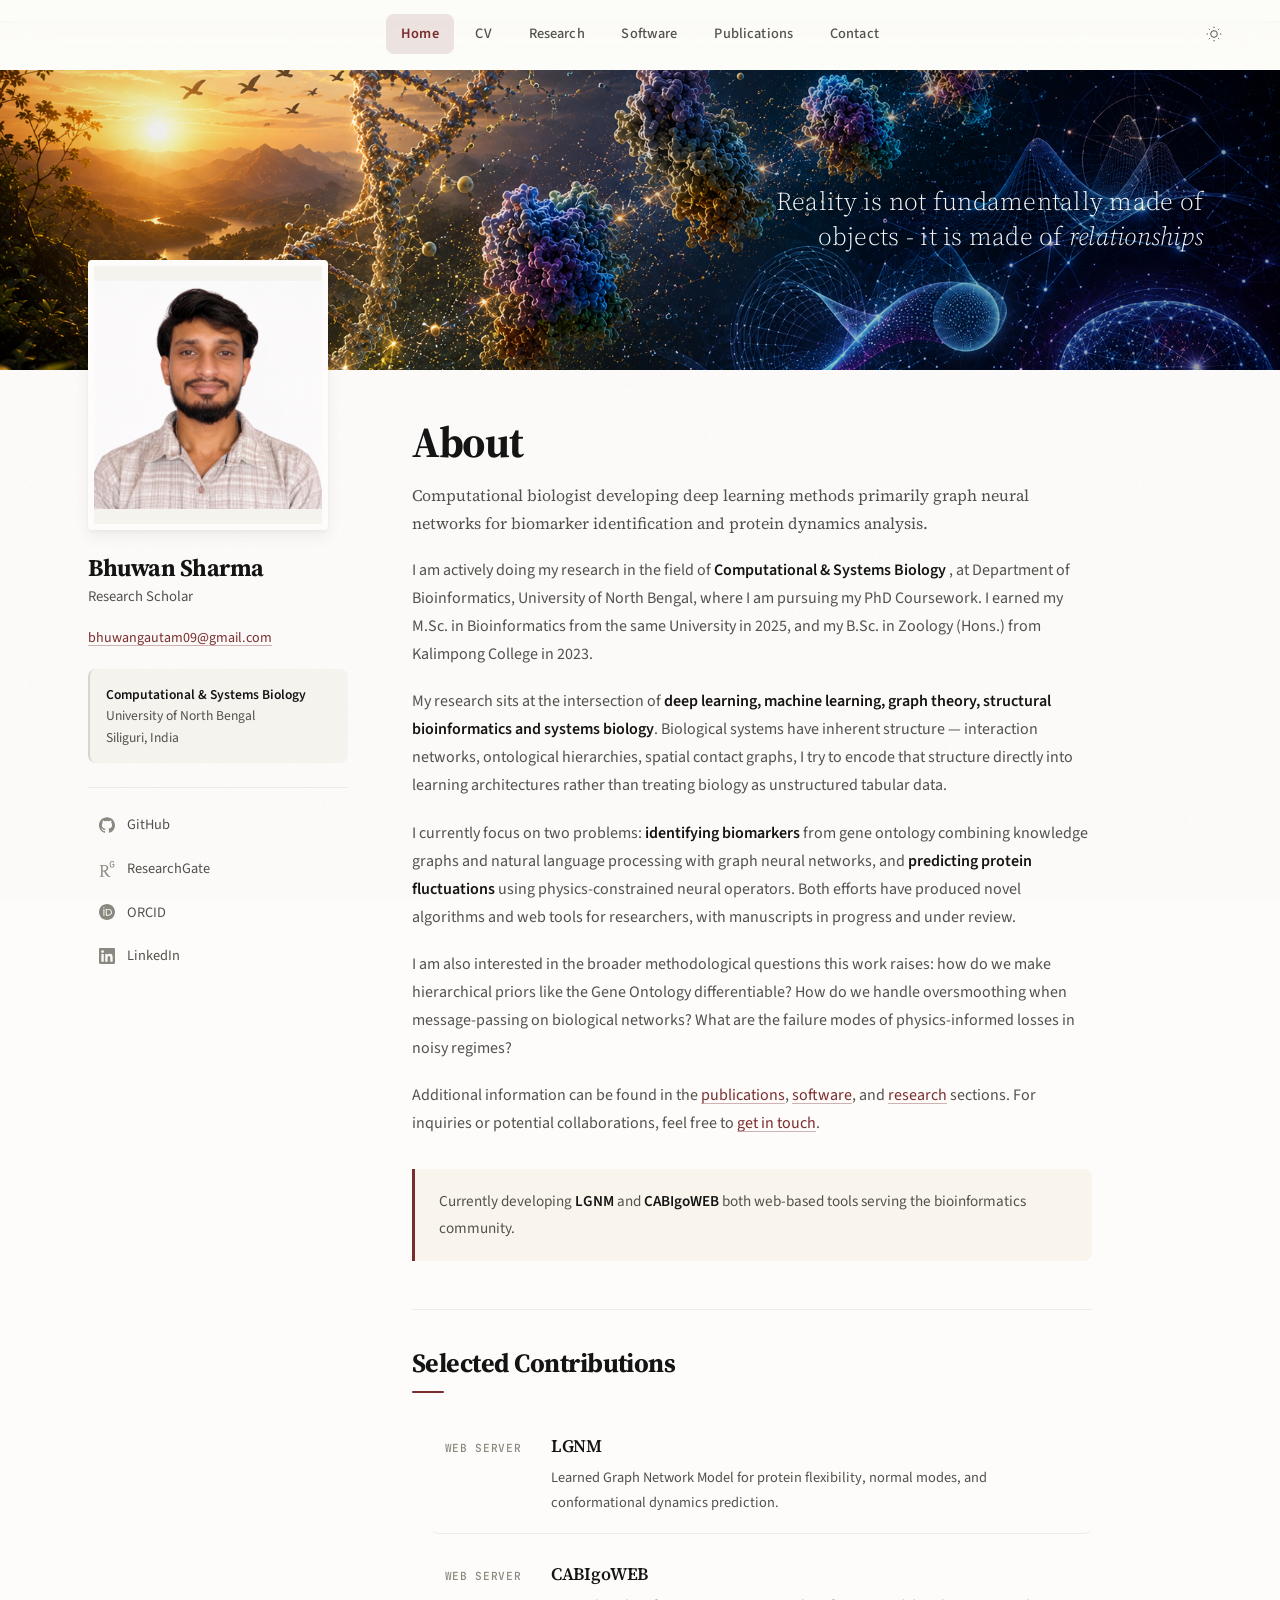
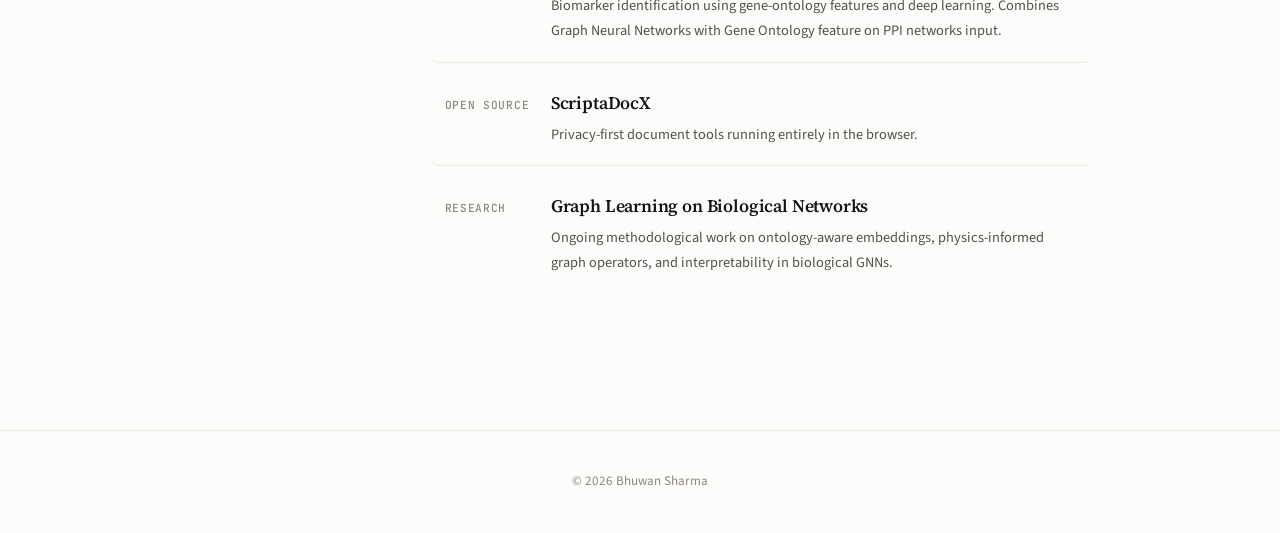
<file: index.html>
<!DOCTYPE html>
<html lang="en" data-theme="light">
<head>
<meta charset="UTF-8"/>
<meta name="viewport" content="width=device-width,initial-scale=1.0"/>
<meta name="description" content="Bhuwan Sharma - Computational Biologist & Deep Learning Researcher, University of North Bengal."/>
<title>Bhuwan Sharma - Computational Biologist</title>
<link rel="icon" type="image/svg+xml" href="assets/favicon.png" />
<link rel="stylesheet" href="style.css"/>
</head>
<body>

  

<nav id="topnav">
  <div class="nav-links">
    <a href="index.html">Home</a>
    <a href="cv.html">CV</a>
    <a href="research.html">Research</a>
    <a href="software.html">Software</a>
    <a href="publications.html">Publications</a>
    <a href="contact.html">Contact</a>
  </div>
  <div class="nav-tools">
    <button id="themeBtn" class="nav-btn" aria-label="Toggle theme">
      <svg class="icon-sun" width="16" height="16" viewBox="0 0 24 24" fill="none" stroke="currentColor" stroke-width="1.5"><circle cx="12" cy="12" r="5"/><path d="M12 1v2m0 18v2M4.22 4.22l1.42 1.42m12.73 12.73l1.41 1.41M1 12h2m18 0h2M4.22 19.78l1.42-1.42M18.36 5.64l1.41-1.41"/></svg>
      <svg class="icon-moon" width="16" height="16" viewBox="0 0 24 24" fill="none" stroke="currentColor" stroke-width="1.5"><path d="M21 12.79A9 9 0 1111.21 3 7 7 0 0021 12.79z"/></svg>
    </button>
    <button id="mobBtn" class="nav-btn mob-btn" aria-label="Menu">
      <span></span><span></span><span></span>
    </button>
  </div>
</nav>

<div class="mob-menu" id="mobMenu">
  <a href="index.html">Home</a>
  <a href="publications.html">Publications</a>
  <a href="software.html">Software</a>
  <a href="research.html">Research</a>
  <a href="cv.html">CV</a>
  <a href="contact.html">Contact</a>
</div>

<div class="banner">
  <!-- overlay and sheen are now real elements — more reliable than
       stacking two pseudo-elements on the same node -->
  <div class="banner__overlay"></div>
  <div class="banner__sheen"></div>

  <blockquote class="banner-quote">
    Reality is not fundamentally made of objects -
    it is made of <em>relationships</em>
    
  </blockquote>
</div>

<div class="layout">


  <aside class="sidebar">
    <div class="profile-photo">
      <div class="profile-fallback">BS</div>
      <img src="assets/pp.png" alt="Bhuwan Sharma" onerror="this.style.display='none'"/>
    </div>

    <h1 class="sidebar-name">Bhuwan Sharma</h1>
    <p class="sidebar-title">Research Scholar</p>

    <div class="sidebar-contact">
      <a href="mailto:bhuwangautam09@gmail.com">bhuwangautam09@gmail.com</a>
    </div>

    <div class="sidebar-affiliation">
      <strong>Computational &amp; Systems Biology</strong><br/>
      University of North Bengal<br/>
      Siliguri, India
    </div>

    <div class="sidebar-links">
      <a href="https://github.com/BhuwanShar" target="_blank" rel="noopener" class="sidebar-link">
        <span class="sl-icon"><svg viewBox="0 0 24 24"><path d="M12 .297c-6.63 0-12 5.373-12 12 0 5.303 3.438 9.8 8.205 11.385.6.113.82-.258.82-.577 0-.285-.01-1.04-.015-2.04-3.338.724-4.042-1.61-4.042-1.61C4.422 18.07 3.633 17.7 3.633 17.7c-1.087-.744.084-.729.084-.729 1.205.084 1.838 1.236 1.838 1.236 1.07 1.835 2.809 1.305 3.495.998.108-.776.417-1.305.76-1.605-2.665-.3-5.466-1.332-5.466-5.93 0-1.31.465-2.38 1.235-3.22-.135-.303-.54-1.523.105-3.176 0 0 1.005-.322 3.3 1.23.96-.267 1.98-.399 3-.405 1.02.006 2.04.138 3 .405 2.28-1.552 3.285-1.23 3.285-1.23.645 1.653.24 2.873.12 3.176.765.84 1.23 1.91 1.23 3.22 0 4.61-2.805 5.625-5.475 5.92.42.36.81 1.096.81 2.22 0 1.606-.015 2.896-.015 3.286 0 .315.21.69.825.57C20.565 22.092 24 17.592 24 12.297c0-6.627-5.373-12-12-12"/></svg></span>
        <span class="sl-label">GitHub</span>
      </a>
      <a href="https://www.researchgate.net/profile/Bhuwan-Sharma-5" target="_blank" rel="noopener" class="sidebar-link">
        <span class="sl-icon"><svg width="24px" height="24px" viewBox="0 0 24 24" role="img" xmlns="http://www.w3.org/2000/svg"><title>ResearchGate icon</title><path d="M19.586 0c-.818 0-1.508.19-2.073.565-.563.377-.97.936-1.213 1.68a3.193 3.193 0 0 0-.112.437 8.365 8.365 0 0 0-.078.53 9 9 0 0 0-.05.727c-.01.282-.013.621-.013 1.016a31.121 31.123 0 0 0 .014 1.017 9 9 0 0 0 .05.727 7.946 7.946 0 0 0 .077.53h-.005a3.334 3.334 0 0 0 .113.438c.245.743.65 1.303 1.214 1.68.565.376 1.256.564 2.075.564.8 0 1.536-.213 2.105-.603.57-.39.94-.916 1.175-1.65.076-.235.135-.558.177-.93a10.9 10.9 0 0 0 .043-1.207v-.82c0-.095-.047-.142-.14-.142h-3.064c-.094 0-.14.047-.14.141v.956c0 .094.046.14.14.14h1.666c.056 0 .084.03.084.086 0 .36 0 .62-.036.865-.038.244-.1.447-.147.606-.108.385-.348.664-.638.876-.29.212-.738.35-1.227.35-.545 0-.901-.15-1.21-.353-.306-.203-.517-.454-.67-.915a3.136 3.136 0 0 1-.147-.762 17.366 17.367 0 0 1-.034-.656c-.01-.26-.014-.572-.014-.939a26.401 26.403 0 0 1 .014-.938 15.821 15.822 0 0 1 .035-.656 3.19 3.19 0 0 1 .148-.76 1.89 1.89 0 0 1 .742-1.01c.344-.244.593-.352 1.137-.352.508 0 .815.096 1.144.303.33.207.528.492.764.925.047.094.111.118.198.07l1.044-.43c.075-.048.09-.115.042-.199a3.549 3.549 0 0 0-.466-.742 3 3 0 0 0-.679-.607 3.313 3.313 0 0 0-.903-.41A4.068 4.068 0 0 0 19.586 0zM8.217 5.836c-1.69 0-3.036.086-4.297.086-1.146 0-2.291 0-3.007-.029v.831l1.088.2c.744.144 1.174.488 1.174 2.264v11.288c0 1.777-.43 2.12-1.174 2.263l-1.088.2v.832c.773-.029 2.12-.086 3.465-.086 1.29 0 2.951.057 3.667.086v-.831l-1.49-.2c-.773-.115-1.174-.487-1.174-2.264v-4.784c.688.057 1.29.057 2.206.057 1.748 3.123 3.41 5.472 4.355 6.56.86 1.032 2.177 1.691 3.839 1.691.487 0 1.003-.086 1.318-.23v-.744c-1.031 0-2.063-.716-2.808-1.518-1.26-1.376-2.95-3.582-4.355-6.074 2.32-.545 4.04-2.722 4.04-4.9 0-3.208-2.492-4.698-5.758-4.698zm-.515 1.29c2.406 0 3.839 1.26 3.839 3.552 0 2.263-1.547 3.782-4.097 3.782-.974 0-1.404-.03-2.063-.086v-7.19c.66-.059 1.547-.059 2.32-.059z"/></svg></span>
        <span class="sl-label">ResearchGate</span>
      </a>
      <a href="https://orcid.org/0009-0004-7621-1207" target="_blank" rel="noopener" class="sidebar-link">
        <span class="sl-icon"><svg viewBox="0 0 24 24"><path d="M12 0C5.372 0 0 5.372 0 12s5.372 12 12 12 12-5.372 12-12S18.628 0 12 0zM7.369 4.378c.525 0 .947.431.947.947s-.422.947-.947.947a.95.95 0 01-.947-.947c0-.525.422-.947.947-.947zm-.722 3.038h1.444v10.041H6.647V7.416zm3.562 0h3.9c3.712 0 5.344 2.653 5.344 5.025 0 2.578-2.016 5.025-5.325 5.025h-3.919V7.416zm1.444 1.303v7.444h2.297c3.272 0 4.05-2.544 4.05-3.713 0-1.378-.947-3.731-3.9-3.731h-2.447z"/></svg></span>
        <span class="sl-label">ORCID</span>
      </a>
      <a href="https://www.linkedin.com/in/bhuwansharma2002" target="_blank" rel="noopener" class="sidebar-link">
        <span class="sl-icon"><svg viewBox="0 0 24 24"><path d="M20.447 20.452h-3.554v-5.569c0-1.328-.027-3.037-1.852-3.037-1.853 0-2.136 1.445-2.136 2.939v5.667H9.351V9h3.414v1.561h.046c.477-.9 1.637-1.85 3.37-1.85 3.601 0 4.267 2.37 4.267 5.455v6.286zM5.337 7.433a2.062 2.062 0 01-2.063-2.065 2.064 2.064 0 112.063 2.065zm1.782 13.019H3.555V9h3.564v11.452zM22.225 0H1.771C.792 0 0 .774 0 1.729v20.542C0 23.227.792 24 1.771 24h20.451C23.2 24 24 23.227 24 22.271V1.729C24 .774 23.2 0 22.222 0h.003z"/></svg></span>
        <span class="sl-label">LinkedIn</span>
      </a>
    </div>
  </aside>

  <main class="content">
    <h1 class="page-title">About</h1>
    <p class="page-lede">
      Computational biologist developing deep learning methods primarily graph neural networks for biomarker identification and protein dynamics analysis.
    </p>

    <p>
      I am actively doing my research in the field of <strong> Computational &amp; Systems Biology </strong>, at Department of Bioinformatics, University of North Bengal, where I am pursuing my PhD Coursework. I earned my M.Sc. in Bioinformatics from the same University in 2025, and my B.Sc. in Zoology (Hons.) from Kalimpong College in 2023.
    </p>

    <p>
      My research sits at the intersection of <strong>deep learning, machine learning, graph theory, structural bioinformatics and systems biology</strong>. Biological systems have inherent structure — interaction networks, ontological hierarchies, spatial contact graphs, I try to encode that structure directly into learning architectures rather than treating biology as unstructured tabular data.
    </p>

    <p>
      I currently focus on two problems: <strong>identifying biomarkers</strong> from gene ontology combining knowledge graphs and natural language processing with graph neural networks, and <strong>predicting protein fluctuations</strong> using physics-constrained neural operators. Both efforts have produced novel algorithms and web tools for researchers, with manuscripts in progress and under review.
    </p>

    <p>
      I am also interested in the broader methodological questions this work raises: how do we make hierarchical priors like the Gene Ontology differentiable? How do we handle oversmoothing when message-passing on biological networks? What are the failure modes of physics-informed losses in noisy regimes?
    </p>

    <p>
      Additional information can be found in the <a href="publications.html">publications</a>, <a href="software.html">software</a>, and <a href="research.html">research</a> sections. For inquiries or potential collaborations, feel free to <a href="contact.html">get in touch</a>.
    </p>

    <div class="highlight-box">
      <p>
        Currently developing <strong>LGNM</strong> and <strong>CABIgoWEB</strong> both web-based tools serving the bioinformatics community.
      </p>
    </div>

    
    <div class="contributions">
      <h2>Selected Contributions</h2>
      <ul class="contrib-list">

        <li class="contrib-item">
          <span class="contrib-tag">Web Server</span>
          <div class="contrib-body">
            <h3><a href="software.html#lgnm">LGNM</a></h3>
            <p>Learned Graph Network Model for protein flexibility, normal modes, and conformational dynamics prediction.</p>
          </div>
        </li>
        
        <li class="contrib-item">
          <span class="contrib-tag">Web Server</span>
          <div class="contrib-body">
            <h3><a href="software.html#cabigoweb">CABIgoWEB</a></h3>
            <p>Biomarker identification using gene-ontology features and deep learning. Combines Graph Neural Networks with Gene Ontology feature on PPI networks input.</p>
          </div>
        </li>
        
        <li class="contrib-item">
          <span class="contrib-tag">Open Source</span>
          <div class="contrib-body">
            <h3><a href="software.html#scriptadocx">ScriptaDocX</a></h3>
            <p>Privacy-first document tools running entirely in the browser. </p>
          </div>
        </li>
        <li class="contrib-item">
          <span class="contrib-tag">Research</span>
          <div class="contrib-body">
            <h3><a href="research.html">Graph Learning on Biological Networks</a></h3>
            <p>Ongoing methodological work on ontology-aware embeddings, physics-informed graph operators, and interpretability in biological GNNs.</p>
          </div>
        </li>
      </ul>
    </div>

  </main>
</div>

<footer class="footer">
  <p>© 2026 Bhuwan Sharma </p>
</footer>

<script src="script.js"></script>
</body>
</html>
</file>
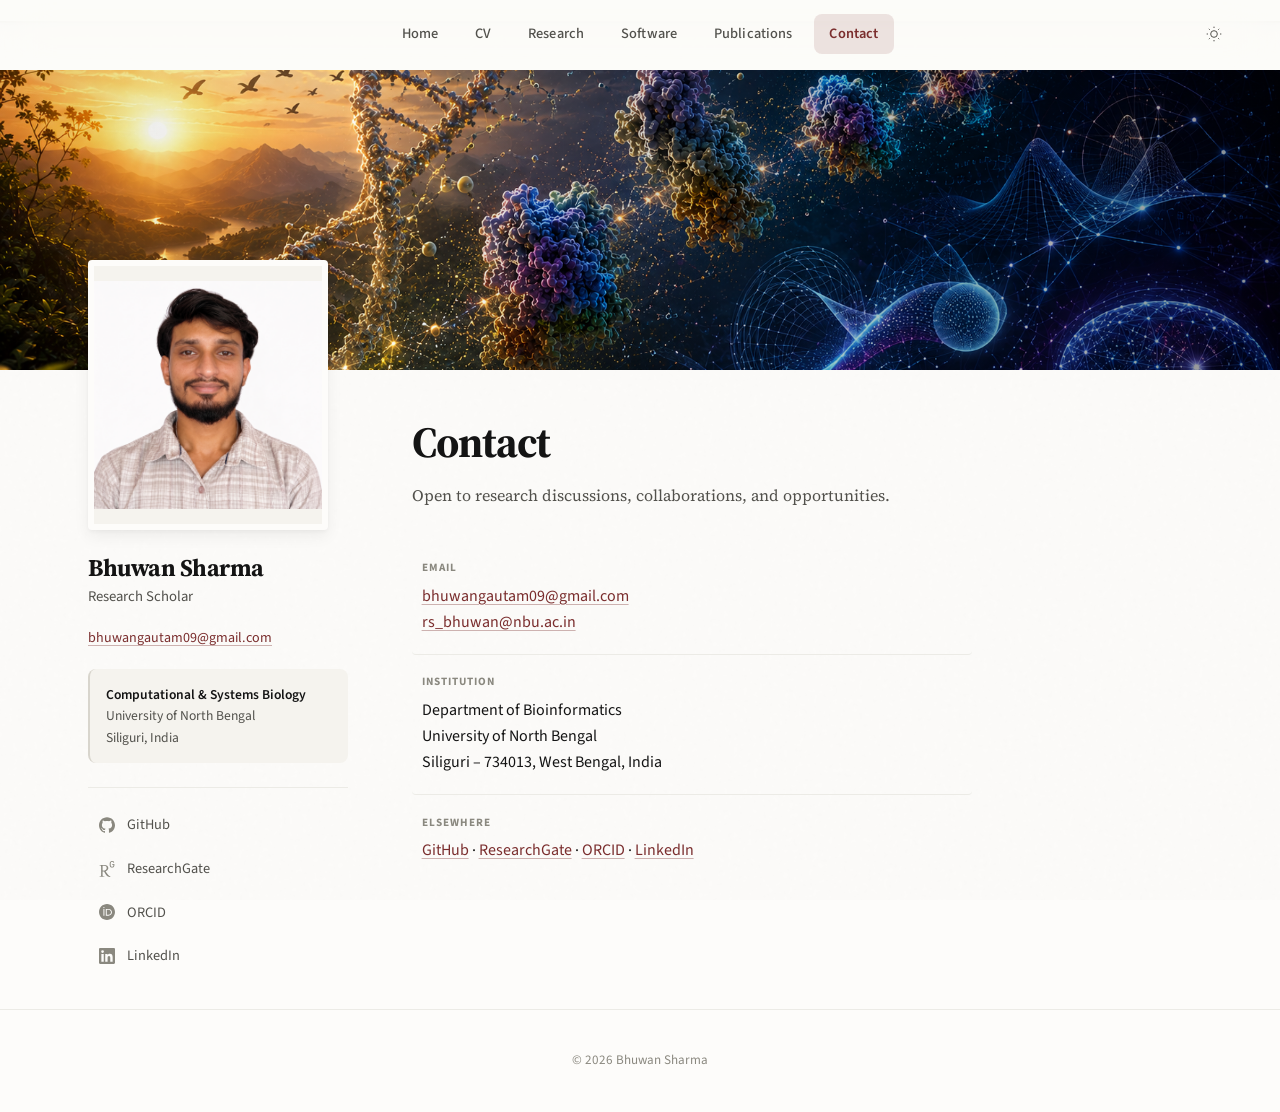
<file: contact.html>
<!DOCTYPE html>
<html lang="en" data-theme="light">
<head>
<meta charset="UTF-8"/>
<meta name="viewport" content="width=device-width,initial-scale=1.0"/>
<title>Contact — Bhuwan Sharma</title>
<link rel="icon" type="image/svg+xml" href="assets/favicon.png" />
<link rel="stylesheet" href="style.css"/>
</head>
<body>

<nav id="topnav">
  <div class="nav-links">
    <a href="index.html">Home</a>
    <a href="cv.html">CV</a>
    <a href="research.html">Research</a>
    <a href="software.html">Software</a>
    <a href="publications.html">Publications</a>
    <a href="contact.html">Contact</a>
  </div>
  <div class="nav-tools">
    <button id="themeBtn" class="nav-btn" aria-label="Toggle theme">
      <svg class="icon-sun" width="16" height="16" viewBox="0 0 24 24" fill="none" stroke="currentColor" stroke-width="1.5"><circle cx="12" cy="12" r="5"/><path d="M12 1v2m0 18v2M4.22 4.22l1.42 1.42m12.73 12.73l1.41 1.41M1 12h2m18 0h2M4.22 19.78l1.42-1.42M18.36 5.64l1.41-1.41"/></svg>
      <svg class="icon-moon" width="16" height="16" viewBox="0 0 24 24" fill="none" stroke="currentColor" stroke-width="1.5"><path d="M21 12.79A9 9 0 1111.21 3 7 7 0 0021 12.79z"/></svg>
    </button>
    <button id="mobBtn" class="nav-btn mob-btn" aria-label="Menu">
      <span></span><span></span><span></span>
    </button>
  </div>
</nav>

<div class="mob-menu" id="mobMenu">
  <a href="index.html">Home</a>
  <a href="publications.html">Publications</a>
  <a href="software.html">Software</a>
  <a href="research.html">Research</a>
  <a href="cv.html">CV</a>
  <a href="contact.html">Contact</a>
</div>

<div class="banner"></div>

<div class="layout">
  <aside class="sidebar">
    <div class="profile-photo">
      <div class="profile-fallback">BS</div>
      <img src="assets/pp.png" alt="Bhuwan Sharma" onerror="this.style.display='none'"/>
    </div>
    <h1 class="sidebar-name">Bhuwan Sharma</h1>
    <p class="sidebar-title">Research Scholar</p>
    <div class="sidebar-contact">
      <a href="mailto:bhuwangautam09@gmail.com">bhuwangautam09@gmail.com</a>
    </div>
    <div class="sidebar-affiliation">
      <strong>Computational &amp; Systems Biology</strong><br/>
      University of North Bengal<br/>
      Siliguri, India
    </div>
    <div class="sidebar-links">
      <a href="https://github.com/BhuwanShar" target="_blank" rel="noopener" class="sidebar-link">
        <span class="sl-icon"><svg viewBox="0 0 24 24"><path d="M12 .297c-6.63 0-12 5.373-12 12 0 5.303 3.438 9.8 8.205 11.385.6.113.82-.258.82-.577 0-.285-.01-1.04-.015-2.04-3.338.724-4.042-1.61-4.042-1.61C4.422 18.07 3.633 17.7 3.633 17.7c-1.087-.744.084-.729.084-.729 1.205.084 1.838 1.236 1.838 1.236 1.07 1.835 2.809 1.305 3.495.998.108-.776.417-1.305.76-1.605-2.665-.3-5.466-1.332-5.466-5.93 0-1.31.465-2.38 1.235-3.22-.135-.303-.54-1.523.105-3.176 0 0 1.005-.322 3.3 1.23.96-.267 1.98-.399 3-.405 1.02.006 2.04.138 3 .405 2.28-1.552 3.285-1.23 3.285-1.23.645 1.653.24 2.873.12 3.176.765.84 1.23 1.91 1.23 3.22 0 4.61-2.805 5.625-5.475 5.92.42.36.81 1.096.81 2.22 0 1.606-.015 2.896-.015 3.286 0 .315.21.69.825.57C20.565 22.092 24 17.592 24 12.297c0-6.627-5.373-12-12-12"/></svg></span>
        <span class="sl-label">GitHub</span>
      </a>
      <a href="https://www.researchgate.net/profile/Bhuwan-Sharma-5" target="_blank" rel="noopener" class="sidebar-link">
        <span class="sl-icon"><svg width="24px" height="24px" viewBox="0 0 24 24" role="img" xmlns="http://www.w3.org/2000/svg"><title>ResearchGate icon</title><path d="M19.586 0c-.818 0-1.508.19-2.073.565-.563.377-.97.936-1.213 1.68a3.193 3.193 0 0 0-.112.437 8.365 8.365 0 0 0-.078.53 9 9 0 0 0-.05.727c-.01.282-.013.621-.013 1.016a31.121 31.123 0 0 0 .014 1.017 9 9 0 0 0 .05.727 7.946 7.946 0 0 0 .077.53h-.005a3.334 3.334 0 0 0 .113.438c.245.743.65 1.303 1.214 1.68.565.376 1.256.564 2.075.564.8 0 1.536-.213 2.105-.603.57-.39.94-.916 1.175-1.65.076-.235.135-.558.177-.93a10.9 10.9 0 0 0 .043-1.207v-.82c0-.095-.047-.142-.14-.142h-3.064c-.094 0-.14.047-.14.141v.956c0 .094.046.14.14.14h1.666c.056 0 .084.03.084.086 0 .36 0 .62-.036.865-.038.244-.1.447-.147.606-.108.385-.348.664-.638.876-.29.212-.738.35-1.227.35-.545 0-.901-.15-1.21-.353-.306-.203-.517-.454-.67-.915a3.136 3.136 0 0 1-.147-.762 17.366 17.367 0 0 1-.034-.656c-.01-.26-.014-.572-.014-.939a26.401 26.403 0 0 1 .014-.938 15.821 15.822 0 0 1 .035-.656 3.19 3.19 0 0 1 .148-.76 1.89 1.89 0 0 1 .742-1.01c.344-.244.593-.352 1.137-.352.508 0 .815.096 1.144.303.33.207.528.492.764.925.047.094.111.118.198.07l1.044-.43c.075-.048.09-.115.042-.199a3.549 3.549 0 0 0-.466-.742 3 3 0 0 0-.679-.607 3.313 3.313 0 0 0-.903-.41A4.068 4.068 0 0 0 19.586 0zM8.217 5.836c-1.69 0-3.036.086-4.297.086-1.146 0-2.291 0-3.007-.029v.831l1.088.2c.744.144 1.174.488 1.174 2.264v11.288c0 1.777-.43 2.12-1.174 2.263l-1.088.2v.832c.773-.029 2.12-.086 3.465-.086 1.29 0 2.951.057 3.667.086v-.831l-1.49-.2c-.773-.115-1.174-.487-1.174-2.264v-4.784c.688.057 1.29.057 2.206.057 1.748 3.123 3.41 5.472 4.355 6.56.86 1.032 2.177 1.691 3.839 1.691.487 0 1.003-.086 1.318-.23v-.744c-1.031 0-2.063-.716-2.808-1.518-1.26-1.376-2.95-3.582-4.355-6.074 2.32-.545 4.04-2.722 4.04-4.9 0-3.208-2.492-4.698-5.758-4.698zm-.515 1.29c2.406 0 3.839 1.26 3.839 3.552 0 2.263-1.547 3.782-4.097 3.782-.974 0-1.404-.03-2.063-.086v-7.19c.66-.059 1.547-.059 2.32-.059z"/></svg></span>
        <span class="sl-label">ResearchGate</span>
      </a>
      <a href="https://orcid.org/0009-0004-7621-1207" target="_blank" rel="noopener" class="sidebar-link">
        <span class="sl-icon"><svg viewBox="0 0 24 24"><path d="M12 0C5.372 0 0 5.372 0 12s5.372 12 12 12 12-5.372 12-12S18.628 0 12 0zM7.369 4.378c.525 0 .947.431.947.947s-.422.947-.947.947a.95.95 0 01-.947-.947c0-.525.422-.947.947-.947zm-.722 3.038h1.444v10.041H6.647V7.416zm3.562 0h3.9c3.712 0 5.344 2.653 5.344 5.025 0 2.578-2.016 5.025-5.325 5.025h-3.919V7.416zm1.444 1.303v7.444h2.297c3.272 0 4.05-2.544 4.05-3.713 0-1.378-.947-3.731-3.9-3.731h-2.447z"/></svg></span>
        <span class="sl-label">ORCID</span>
      </a>
      <a href="https://www.linkedin.com/in/bhuwansharma2002" target="_blank" rel="noopener" class="sidebar-link">
        <span class="sl-icon"><svg viewBox="0 0 24 24"><path d="M20.447 20.452h-3.554v-5.569c0-1.328-.027-3.037-1.852-3.037-1.853 0-2.136 1.445-2.136 2.939v5.667H9.351V9h3.414v1.561h.046c.477-.9 1.637-1.85 3.37-1.85 3.601 0 4.267 2.37 4.267 5.455v6.286zM5.337 7.433a2.062 2.062 0 01-2.063-2.065 2.064 2.064 0 112.063 2.065zm1.782 13.019H3.555V9h3.564v11.452zM22.225 0H1.771C.792 0 0 .774 0 1.729v20.542C0 23.227.792 24 1.771 24h20.451C23.2 24 24 23.227 24 22.271V1.729C24 .774 23.2 0 22.222 0h.003z"/></svg></span>
        <span class="sl-label">LinkedIn</span>
      </a>
    </div>
  </aside>

  <main class="content">
    <h1 class="page-title">Contact</h1>
    <p class="page-lede">
      Open to research discussions, collaborations, and opportunities.
    </p>

    <div class="contact-block">
      <div class="item">
        <div class="label">Email</div>
        <div class="value">
          <a href="mailto:bhuwangautam09@gmail.com" data-copy="bhuwangautam09@gmail.com">bhuwangautam09@gmail.com</a> <br>
          <a href="mailto:rs_bhuwan@nbu.ac.in" data-copy="rs_bhuwan@nbu.ac.in">rs_bhuwan@nbu.ac.in</a>
        </div>
      </div>
      <div class="item">
        <div class="label">Institution</div>
        <div class="value">
          Department of Bioinformatics<br/>
          University of North Bengal<br/>
          Siliguri – 734013, West Bengal, India
        </div>
      </div>
      <div class="item">
        <div class="label">Elsewhere</div>
        <div class="value">
          <a href="https://github.com/BhuwanShar" target="_blank" rel="noopener">GitHub</a> ·
          <a href="https://www.researchgate.net/profile/Bhuwan-Sharma" target="_blank" rel="noopener">ResearchGate</a> ·
          <a href="https://orcid.org/0009-0004-7621-1207" target="_blank" rel="noopener">ORCID</a> ·
          <a href="https://www.linkedin.com/in/bhuwansharma2002" target="_blank" rel="noopener">LinkedIn</a>
        </div>
      </div>
    </div>

  </main>
</div>

<footer class="footer">
  <p>© 2026 Bhuwan Sharma</p>
</footer>

<script src="script.js"></script>
</body>
</html>
</file>
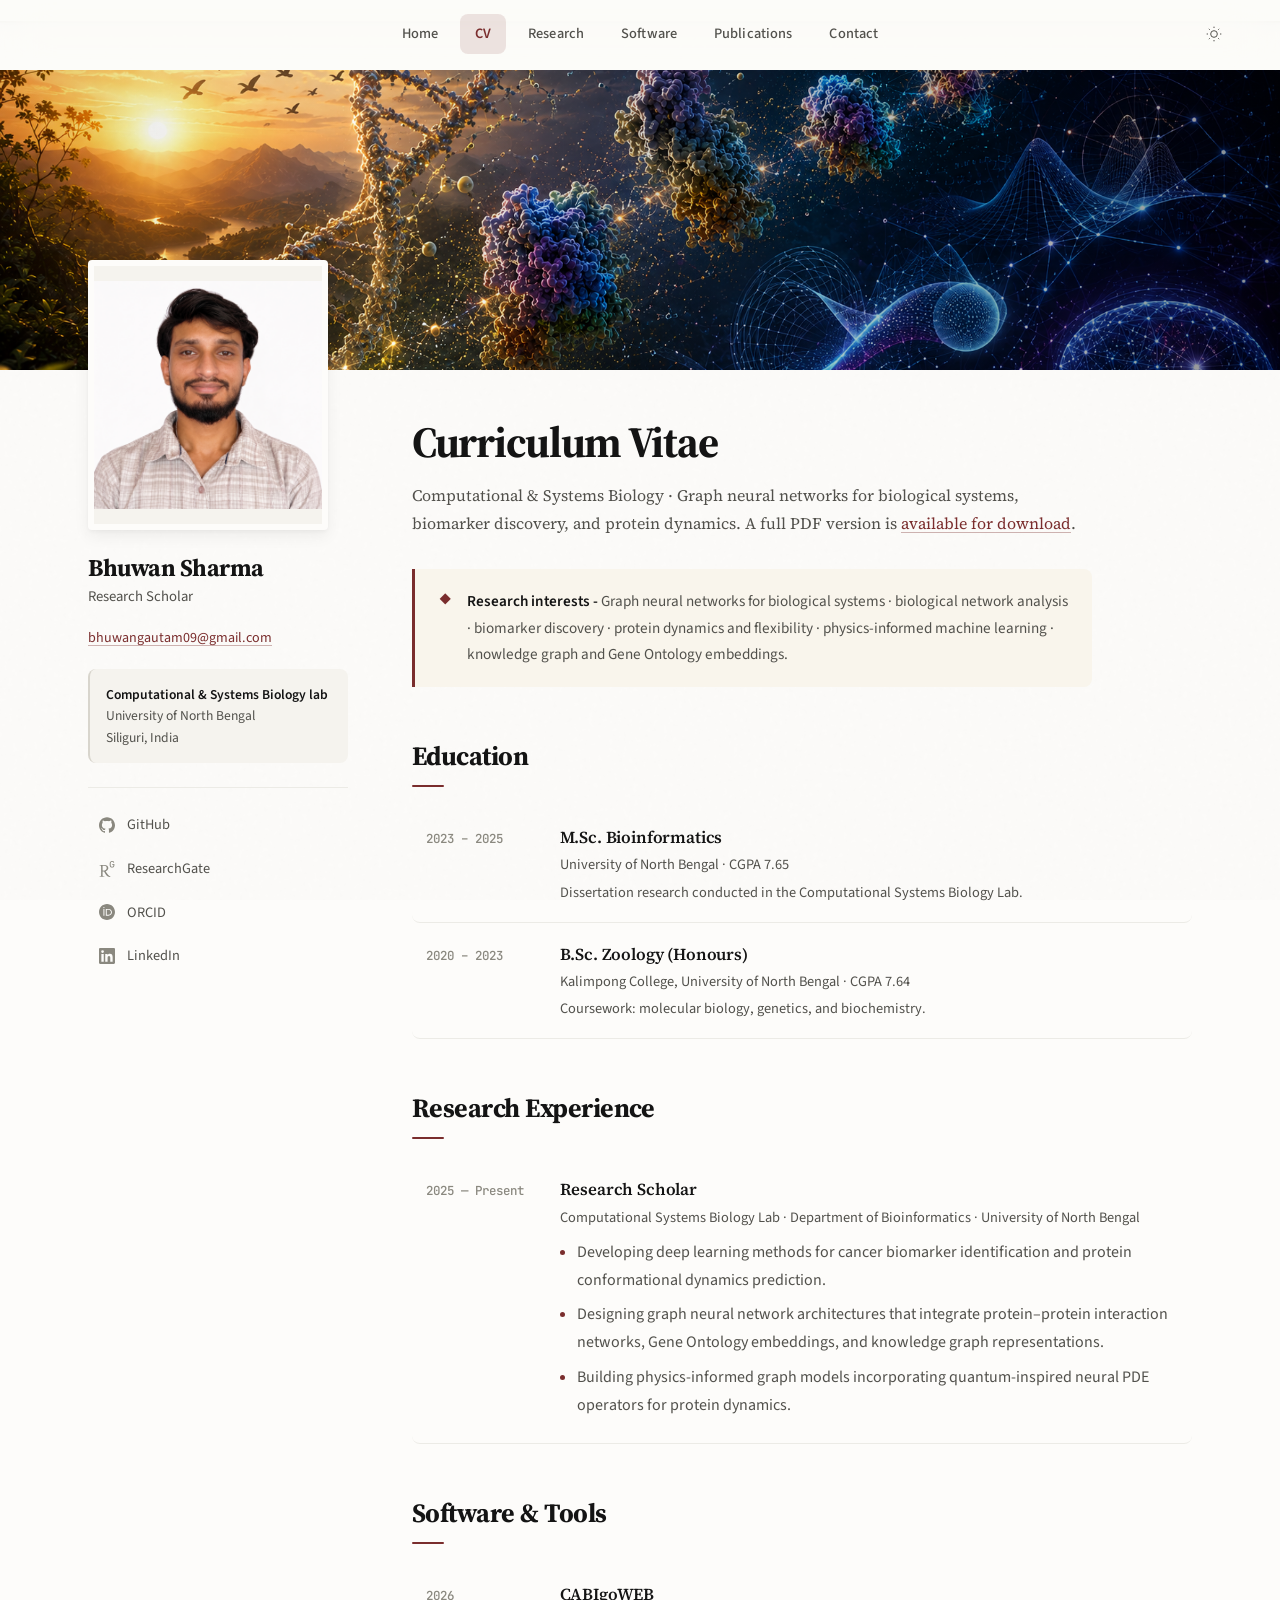
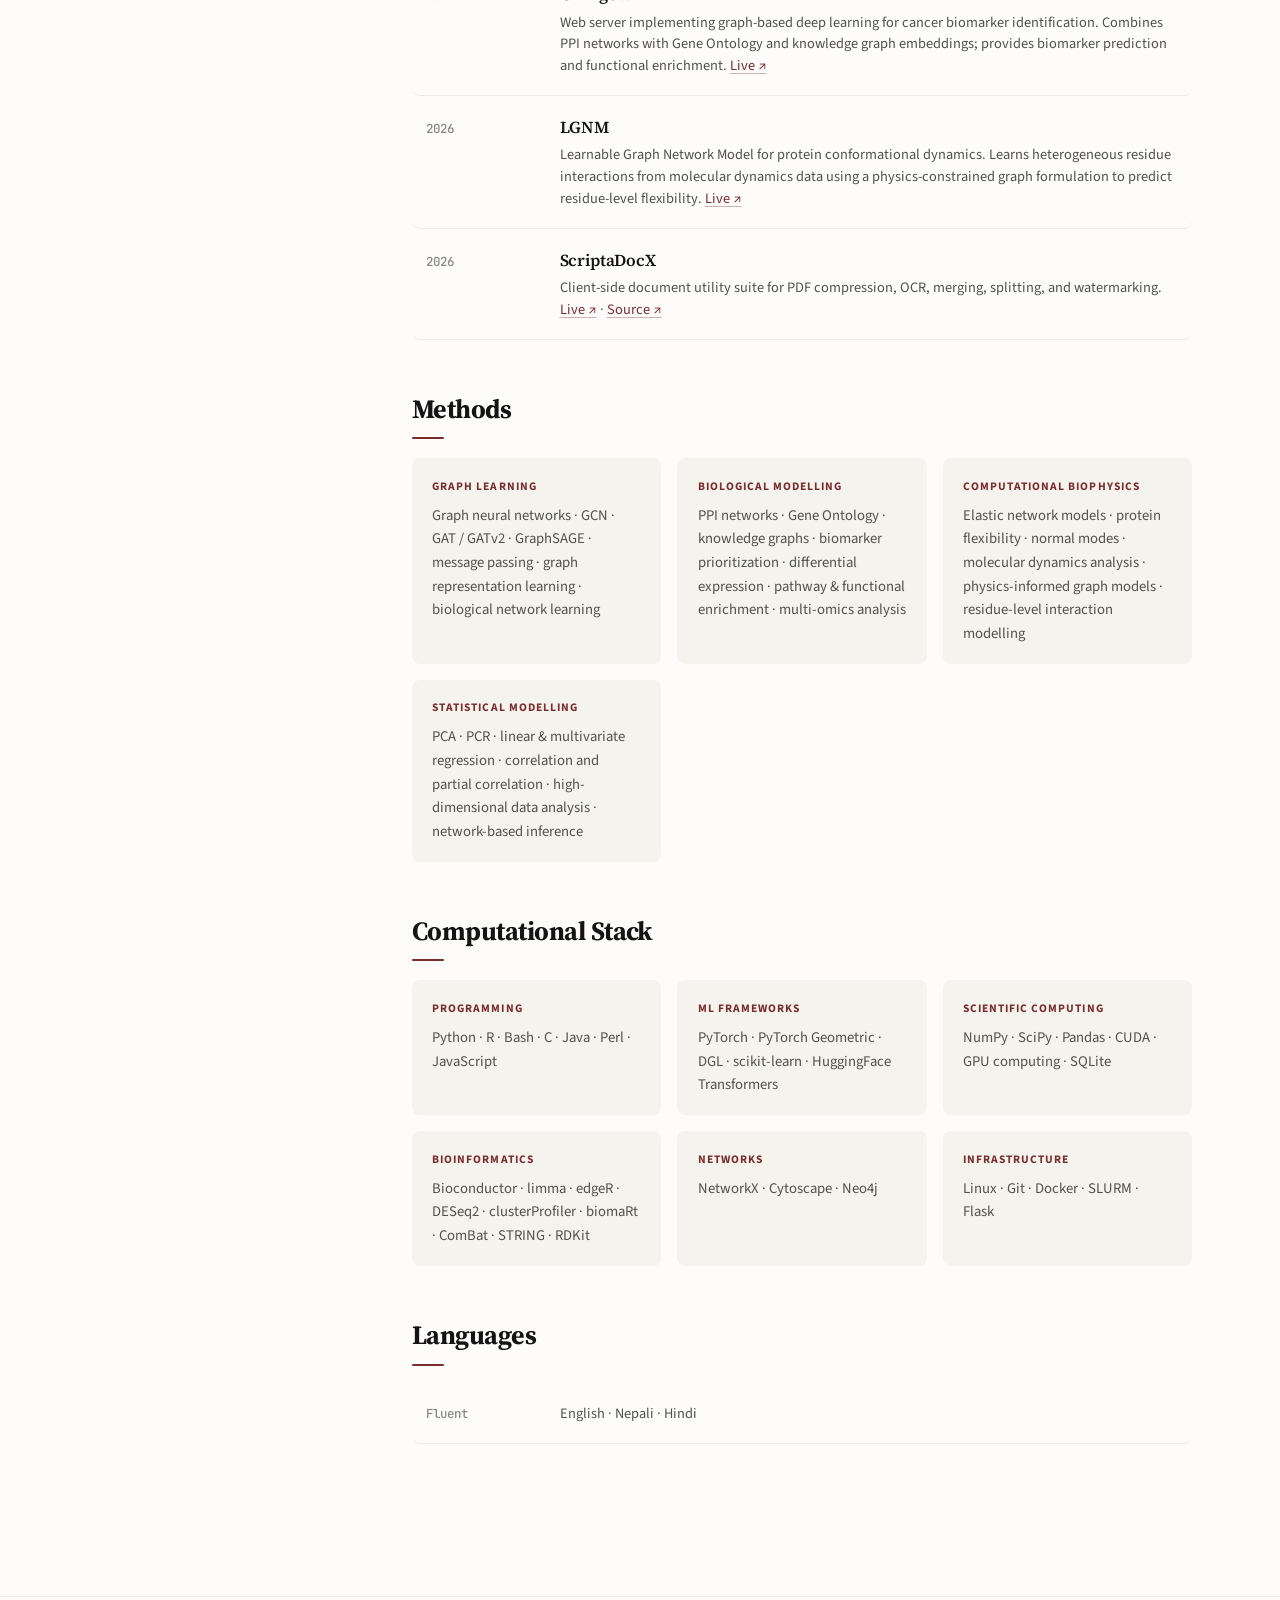
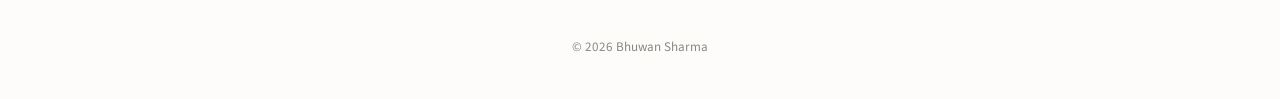
<file: cv.html>
<!DOCTYPE html>
<html lang="en" data-theme="light">
<head>
<meta charset="UTF-8"/>
<meta name="viewport" content="width=device-width,initial-scale=1.0"/>
<title>CV - Bhuwan Sharma</title>
<link rel="icon" type="image/svg+xml" href="assets/favicon.png" />
<link rel="stylesheet" href="style.css"/>
</head>
<body>

<nav id="topnav">
  <div class="nav-links">
    <a href="index.html">Home</a>
    <a href="cv.html" class="active">CV</a>
    <a href="research.html">Research</a>
    <a href="software.html">Software</a>
    <a href="publications.html">Publications</a>
    <a href="contact.html">Contact</a>
  </div>
  <div class="nav-tools">
    <button id="themeBtn" class="nav-btn" aria-label="Toggle theme">
      <svg class="icon-sun" width="16" height="16" viewBox="0 0 24 24" fill="none" stroke="currentColor" stroke-width="1.5"><circle cx="12" cy="12" r="5"/><path d="M12 1v2m0 18v2M4.22 4.22l1.42 1.42m12.73 12.73l1.41 1.41M1 12h2m18 0h2M4.22 19.78l1.42-1.42M18.36 5.64l1.41-1.41"/></svg>
      <svg class="icon-moon" width="16" height="16" viewBox="0 0 24 24" fill="none" stroke="currentColor" stroke-width="1.5"><path d="M21 12.79A9 9 0 1111.21 3 7 7 0 0021 12.79z"/></svg>
    </button>
    <button id="mobBtn" class="nav-btn mob-btn" aria-label="Menu">
      <span></span><span></span><span></span>
    </button>
  </div>
</nav>

<div class="mob-menu" id="mobMenu">
  <a href="index.html">Home</a>
  <a href="publications.html">Publications</a>
  <a href="software.html">Software</a>
  <a href="research.html">Research</a>
  <a href="cv.html" class="active">CV</a>
  <a href="contact.html">Contact</a>
</div>

<div class="banner"></div>

<div class="layout">
  <aside class="sidebar">
    <div class="profile-photo">
      <div class="profile-fallback">BS</div>
      <img src="assets/pp.png" alt="Bhuwan Sharma" onerror="this.style.display='none'"/>
    </div>
    <h1 class="sidebar-name">Bhuwan Sharma</h1>
    <p class="sidebar-title">Research Scholar</p>
    <div class="sidebar-contact">
      <a href="mailto:bhuwangautam09@gmail.com">bhuwangautam09@gmail.com</a>
    </div>
    <div class="sidebar-affiliation">
      <strong>Computational &amp; Systems Biology lab</strong><br/>
      University of North Bengal<br/>
      Siliguri, India
    </div>
    <div class="sidebar-links">
      <a href="https://github.com/BhuwanShar" target="_blank" rel="noopener" class="sidebar-link">
        <span class="sl-icon"><svg viewBox="0 0 24 24"><path d="M12 .297c-6.63 0-12 5.373-12 12 0 5.303 3.438 9.8 8.205 11.385.6.113.82-.258.82-.577 0-.285-.01-1.04-.015-2.04-3.338.724-4.042-1.61-4.042-1.61C4.422 18.07 3.633 17.7 3.633 17.7c-1.087-.744.084-.729.084-.729 1.205.084 1.838 1.236 1.838 1.236 1.07 1.835 2.809 1.305 3.495.998.108-.776.417-1.305.76-1.605-2.665-.3-5.466-1.332-5.466-5.93 0-1.31.465-2.38 1.235-3.22-.135-.303-.54-1.523.105-3.176 0 0 1.005-.322 3.3 1.23.96-.267 1.98-.399 3-.405 1.02.006 2.04.138 3 .405 2.28-1.552 3.285-1.23 3.285-1.23.645 1.653.24 2.873.12 3.176.765.84 1.23 1.91 1.23 3.22 0 4.61-2.805 5.625-5.475 5.92.42.36.81 1.096.81 2.22 0 1.606-.015 2.896-.015 3.286 0 .315.21.69.825.57C20.565 22.092 24 17.592 24 12.297c0-6.627-5.373-12-12-12"/></svg></span>
        <span class="sl-label">GitHub</span>
      </a>
      <a href="https://www.researchgate.net/profile/Bhuwan-Sharma-5" target="_blank" rel="noopener" class="sidebar-link">
        <span class="sl-icon"><svg width="24px" height="24px" viewBox="0 0 24 24" role="img" xmlns="http://www.w3.org/2000/svg"><title>ResearchGate icon</title><path d="M19.586 0c-.818 0-1.508.19-2.073.565-.563.377-.97.936-1.213 1.68a3.193 3.193 0 0 0-.112.437 8.365 8.365 0 0 0-.078.53 9 9 0 0 0-.05.727c-.01.282-.013.621-.013 1.016a31.121 31.123 0 0 0 .014 1.017 9 9 0 0 0 .05.727 7.946 7.946 0 0 0 .077.53h-.005a3.334 3.334 0 0 0 .113.438c.245.743.65 1.303 1.214 1.68.565.376 1.256.564 2.075.564.8 0 1.536-.213 2.105-.603.57-.39.94-.916 1.175-1.65.076-.235.135-.558.177-.93a10.9 10.9 0 0 0 .043-1.207v-.82c0-.095-.047-.142-.14-.142h-3.064c-.094 0-.14.047-.14.141v.956c0 .094.046.14.14.14h1.666c.056 0 .084.03.084.086 0 .36 0 .62-.036.865-.038.244-.1.447-.147.606-.108.385-.348.664-.638.876-.29.212-.738.35-1.227.35-.545 0-.901-.15-1.21-.353-.306-.203-.517-.454-.67-.915a3.136 3.136 0 0 1-.147-.762 17.366 17.367 0 0 1-.034-.656c-.01-.26-.014-.572-.014-.939a26.401 26.403 0 0 1 .014-.938 15.821 15.822 0 0 1 .035-.656 3.19 3.19 0 0 1 .148-.76 1.89 1.89 0 0 1 .742-1.01c.344-.244.593-.352 1.137-.352.508 0 .815.096 1.144.303.33.207.528.492.764.925.047.094.111.118.198.07l1.044-.43c.075-.048.09-.115.042-.199a3.549 3.549 0 0 0-.466-.742 3 3 0 0 0-.679-.607 3.313 3.313 0 0 0-.903-.41A4.068 4.068 0 0 0 19.586 0zM8.217 5.836c-1.69 0-3.036.086-4.297.086-1.146 0-2.291 0-3.007-.029v.831l1.088.2c.744.144 1.174.488 1.174 2.264v11.288c0 1.777-.43 2.12-1.174 2.263l-1.088.2v.832c.773-.029 2.12-.086 3.465-.086 1.29 0 2.951.057 3.667.086v-.831l-1.49-.2c-.773-.115-1.174-.487-1.174-2.264v-4.784c.688.057 1.29.057 2.206.057 1.748 3.123 3.41 5.472 4.355 6.56.86 1.032 2.177 1.691 3.839 1.691.487 0 1.003-.086 1.318-.23v-.744c-1.031 0-2.063-.716-2.808-1.518-1.26-1.376-2.95-3.582-4.355-6.074 2.32-.545 4.04-2.722 4.04-4.9 0-3.208-2.492-4.698-5.758-4.698zm-.515 1.29c2.406 0 3.839 1.26 3.839 3.552 0 2.263-1.547 3.782-4.097 3.782-.974 0-1.404-.03-2.063-.086v-7.19c.66-.059 1.547-.059 2.32-.059z"/></svg></span>
        <span class="sl-label">ResearchGate</span>
      </a>
      <a href="https://orcid.org/0009-0004-7621-1207" target="_blank" rel="noopener" class="sidebar-link">
        <span class="sl-icon"><svg viewBox="0 0 24 24"><path d="M12 0C5.372 0 0 5.372 0 12s5.372 12 12 12 12-5.372 12-12S18.628 0 12 0zM7.369 4.378c.525 0 .947.431.947.947s-.422.947-.947.947a.95.95 0 01-.947-.947c0-.525.422-.947.947-.947zm-.722 3.038h1.444v10.041H6.647V7.416zm3.562 0h3.9c3.712 0 5.344 2.653 5.344 5.025 0 2.578-2.016 5.025-5.325 5.025h-3.919V7.416zm1.444 1.303v7.444h2.297c3.272 0 4.05-2.544 4.05-3.713 0-1.378-.947-3.731-3.9-3.731h-2.447z"/></svg></span>
        <span class="sl-label">ORCID</span>
      </a>
      <a href="https://www.linkedin.com/in/bhuwansharma2002" target="_blank" rel="noopener" class="sidebar-link">
        <span class="sl-icon"><svg viewBox="0 0 24 24"><path d="M20.447 20.452h-3.554v-5.569c0-1.328-.027-3.037-1.852-3.037-1.853 0-2.136 1.445-2.136 2.939v5.667H9.351V9h3.414v1.561h.046c.477-.9 1.637-1.85 3.37-1.85 3.601 0 4.267 2.37 4.267 5.455v6.286zM5.337 7.433a2.062 2.062 0 01-2.063-2.065 2.064 2.064 0 112.063 2.065zm1.782 13.019H3.555V9h3.564v11.452zM22.225 0H1.771C.792 0 0 .774 0 1.729v20.542C0 23.227.792 24 1.771 24h20.451C23.2 24 24 23.227 24 22.271V1.729C24 .774 23.2 0 22.222 0h.003z"/></svg></span>
        <span class="sl-label">LinkedIn</span>
      </a>
    </div>
  </aside>

  <main class="content">
    <h1 class="page-title">Curriculum Vitae</h1>
    <p class="page-lede">
      Computational &amp; Systems Biology · Graph neural networks for biological systems, biomarker discovery, and protein dynamics. A full PDF version is <a href="cv/Bhuwan_Sharma_CV.pdf" download>available for download</a>.
    </p>

    <div class="highlight-box">
      <span class="highlight-icon">◆</span>
      <p><strong>Research interests -</strong> Graph neural networks for biological systems · biological network analysis · biomarker discovery · protein dynamics and flexibility · physics-informed machine learning · knowledge graph and Gene Ontology embeddings.</p>
    </div>

    <div class="cv-section">
      <h2>Education</h2>

      <div class="cv-entry">
        <span class="cv-year">2023 – 2025</span>
        <div>
          <h4>M.Sc. Bioinformatics</h4>
          <p>University of North Bengal · CGPA 7.65</p>
          <p style="margin-top: 0.35rem;">Dissertation research conducted in the Computational Systems Biology Lab.</p>
        </div>
      </div>

      <div class="cv-entry">
        <span class="cv-year">2020 – 2023</span>
        <div>
          <h4>B.Sc. Zoology (Honours)</h4>
          <p>Kalimpong College, University of North Bengal · CGPA 7.64</p>
          <p style="margin-top: 0.35rem;">Coursework: molecular biology, genetics, and biochemistry.</p>
        </div>
      </div>
    </div>

    <div class="cv-section">
      <h2>Research Experience</h2>

      <div class="cv-entry">
        <span class="cv-year">2025 — Present</span>
        <div>
          <h4>Research Scholar</h4>
          <p>Computational Systems Biology Lab · Department of Bioinformatics · University of North Bengal</p>
          <ul style="margin: 0.6rem 0 0 1.1rem; padding: 0;">
            <li>Developing deep learning methods for cancer biomarker identification and protein conformational dynamics prediction.</li>
            <li>Designing graph neural network architectures that integrate protein–protein interaction networks, Gene Ontology embeddings, and knowledge graph representations.</li>
            <li>Building physics-informed graph models incorporating quantum-inspired neural PDE operators for protein dynamics.</li>
          </ul>
        </div>
      </div>
    </div>

    <div class="cv-section">
      <h2>Software &amp; Tools</h2>

      <div class="cv-entry">
        <span class="cv-year">2026</span>
        <div>
          <h4>CABIgoWEB</h4>
          <p>Web server implementing graph-based deep learning for cancer biomarker identification. Combines PPI networks with Gene Ontology and knowledge graph embeddings; provides biomarker prediction and functional enrichment. <a href="https://godmbc.compbiosysnbu.in/" target="_blank" rel="noopener">Live ↗</a></p>
        </div>
      </div>

      <div class="cv-entry">
        <span class="cv-year">2026</span>
        <div>
          <h4>LGNM</h4>
          <p>Learnable Graph Network Model for protein conformational dynamics. Learns heterogeneous residue interactions from molecular dynamics data using a physics-constrained graph formulation to predict residue-level flexibility. <a href="https://lgnm.compbiosysnbu.in/" target="_blank" rel="noopener">Live ↗</a></p>
        </div>
      </div>

      <div class="cv-entry">
        <span class="cv-year">2026</span>
        <div>
          <h4>ScriptaDocX</h4>
          <p>Client-side document utility suite for PDF compression, OCR, merging, splitting, and watermarking. <a href="https://bhuwanshar.github.io/ScriptaDocX/" target="_blank" rel="noopener">Live ↗</a> · <a href="https://github.com/BhuwanShar/ScriptaDocX" target="_blank" rel="noopener">Source ↗</a></p>
        </div>
      </div>
    </div>

    <div class="cv-section">
      <h2>Methods</h2>
      <div class="skills-grid">
        <div class="skill-block">
          <h4>Graph Learning</h4>
          <p>Graph neural networks · GCN · GAT / GATv2 · GraphSAGE · message passing · graph representation learning · biological network learning</p>
        </div>
        <div class="skill-block">
          <h4>Biological Modelling</h4>
          <p>PPI networks · Gene Ontology · knowledge graphs · biomarker prioritization · differential expression · pathway &amp; functional enrichment · multi-omics analysis</p>
        </div>
        <div class="skill-block">
          <h4>Computational Biophysics</h4>
          <p>Elastic network models · protein flexibility · normal modes · molecular dynamics analysis · physics-informed graph models · residue-level interaction modelling</p>
        </div>
        <div class="skill-block">
          <h4>Statistical Modelling</h4>
          <p>PCA · PCR · linear &amp; multivariate regression · correlation and partial correlation · high-dimensional data analysis · network-based inference</p>
        </div>
      </div>
    </div>

    <div class="cv-section">
      <h2>Computational Stack</h2>
      <div class="skills-grid">
        <div class="skill-block">
          <h4>Programming</h4>
          <p>Python · R · Bash · C · Java · Perl · JavaScript</p>
        </div>
        <div class="skill-block">
          <h4>ML Frameworks</h4>
          <p>PyTorch · PyTorch Geometric · DGL · scikit-learn · HuggingFace Transformers</p>
        </div>
        <div class="skill-block">
          <h4>Scientific Computing</h4>
          <p>NumPy · SciPy · Pandas · CUDA · GPU computing · SQLite</p>
        </div>
        <div class="skill-block">
          <h4>Bioinformatics</h4>
          <p>Bioconductor · limma · edgeR · DESeq2 · clusterProfiler · biomaRt · ComBat · STRING · RDKit</p>
        </div>
        <div class="skill-block">
          <h4>Networks</h4>
          <p>NetworkX · Cytoscape · Neo4j</p>
        </div>
        <div class="skill-block">
          <h4>Infrastructure</h4>
          <p>Linux · Git · Docker · SLURM · Flask</p>
        </div>
      </div>
    </div>

    <div class="cv-section">
      <h2>Languages</h2>
      <div class="cv-entry">
        <span class="cv-year">Fluent</span>
        <div>
          <p>English · Nepali · Hindi</p>
        </div>
      </div>
    </div>

  </main>
</div>

<footer class="footer">
  <p>© 2026 Bhuwan Sharma</p>
</footer>

<script src="script.js"></script>
</body>
</html>
</file>
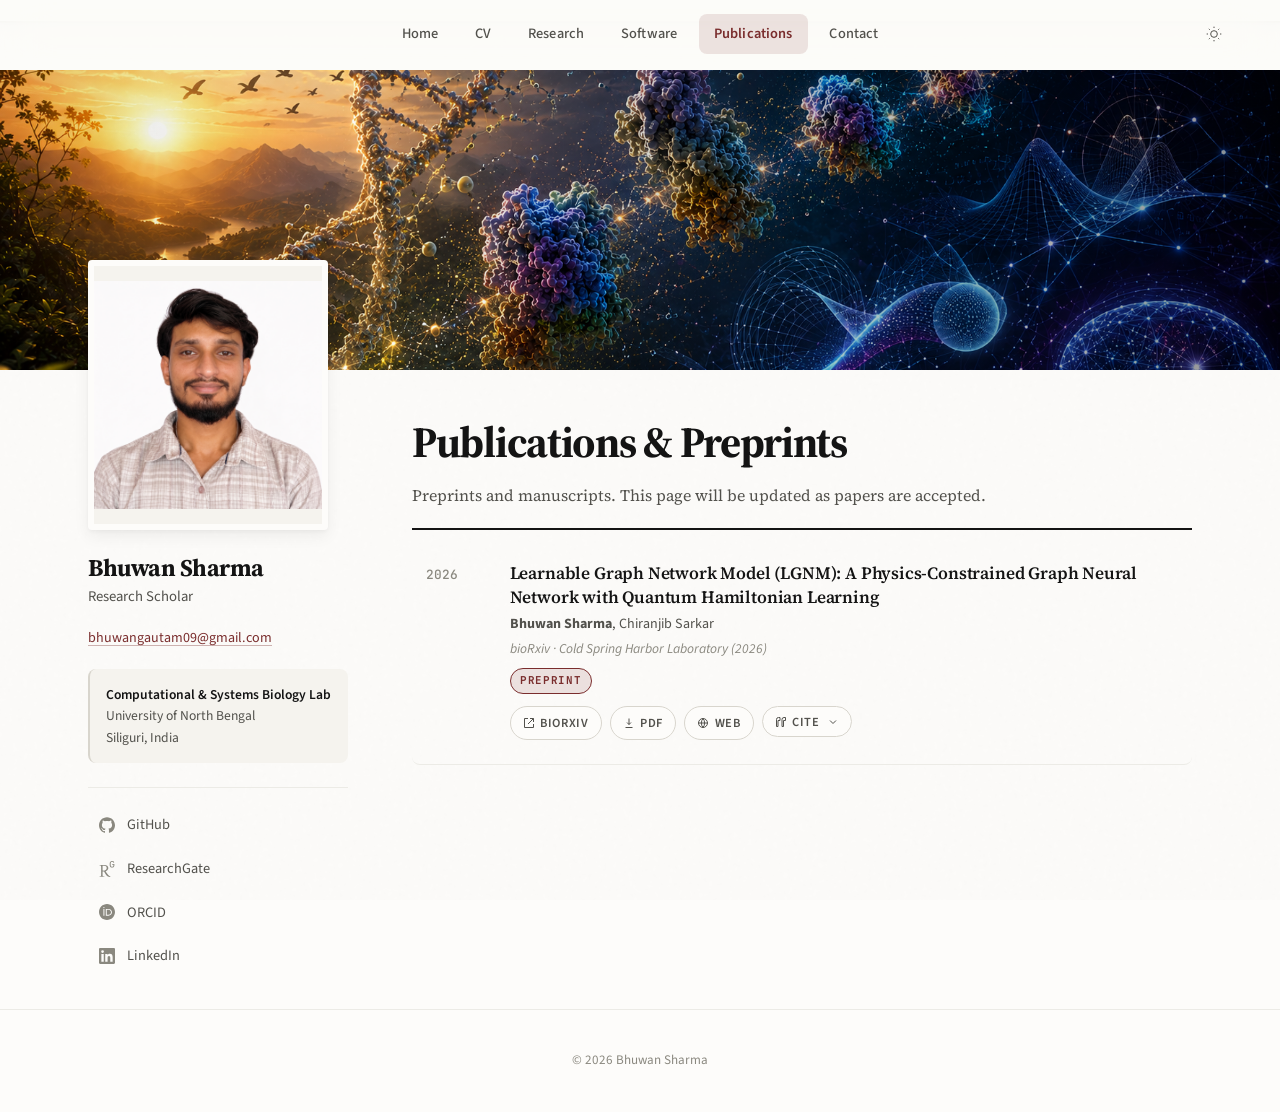
<file: publications.html>
<!DOCTYPE html>
<html lang="en" data-theme="light">
<head>
<meta charset="UTF-8"/>
<meta name="viewport" content="width=device-width,initial-scale=1.0"/>
<title>Publications - Bhuwan Sharma</title>
<link rel="icon" type="image/svg+xml" href="assets/favicon.png" />
<link rel="stylesheet" href="style.css"/>
</head>
<body>

<nav id="topnav">
  <div class="nav-links">
    <a href="index.html">Home</a>
    <a href="cv.html">CV</a>
    <a href="research.html">Research</a>
    <a href="software.html">Software</a>
    <a href="publications.html" class="active">Publications</a>
    <a href="contact.html">Contact</a>
  </div>
  <div class="nav-tools">
    <button id="themeBtn" class="nav-btn" aria-label="Toggle theme">
      <svg class="icon-sun" width="16" height="16" viewBox="0 0 24 24" fill="none" stroke="currentColor" stroke-width="1.5"><circle cx="12" cy="12" r="5"/><path d="M12 1v2m0 18v2M4.22 4.22l1.42 1.42m12.73 12.73l1.41 1.41M1 12h2m18 0h2M4.22 19.78l1.42-1.42M18.36 5.64l1.41-1.41"/></svg>
      <svg class="icon-moon" width="16" height="16" viewBox="0 0 24 24" fill="none" stroke="currentColor" stroke-width="1.5"><path d="M21 12.79A9 9 0 1111.21 3 7 7 0 0021 12.79z"/></svg>
    </button>
    <button id="mobBtn" class="nav-btn mob-btn" aria-label="Menu">
      <span></span><span></span><span></span>
    </button>
  </div>
</nav>

<div class="mob-menu" id="mobMenu">
  <a href="index.html">Home</a>
  <a href="publications.html" class="active">Publications</a>
  <a href="software.html">Software</a>
  <a href="research.html">Research</a>
  <a href="cv.html">CV</a>
  <a href="contact.html">Contact</a>
</div>

<div class="banner"></div>

<div class="layout">
  <aside class="sidebar">
    <div class="profile-photo">
      <div class="profile-fallback">BS</div>
      <img src="assets/pp.png" alt="Bhuwan Sharma" onerror="this.style.display='none'"/>
    </div>
    <h1 class="sidebar-name">Bhuwan Sharma</h1>
    <p class="sidebar-title">Research Scholar</p>
    <div class="sidebar-contact">
      <a href="mailto:bhuwangautam09@gmail.com">bhuwangautam09@gmail.com</a>
    </div>
    <div class="sidebar-affiliation">
      <strong>Computational &amp; Systems Biology Lab</strong><br/>
      University of North Bengal<br/>
      Siliguri, India
    </div>
    <div class="sidebar-links">
      <a href="https://github.com/BhuwanShar" target="_blank" rel="noopener" class="sidebar-link">
        <span class="sl-icon"><svg viewBox="0 0 24 24"><path d="M12 .297c-6.63 0-12 5.373-12 12 0 5.303 3.438 9.8 8.205 11.385.6.113.82-.258.82-.577 0-.285-.01-1.04-.015-2.04-3.338.724-4.042-1.61-4.042-1.61C4.422 18.07 3.633 17.7 3.633 17.7c-1.087-.744.084-.729.084-.729 1.205.084 1.838 1.236 1.838 1.236 1.07 1.835 2.809 1.305 3.495.998.108-.776.417-1.305.76-1.605-2.665-.3-5.466-1.332-5.466-5.93 0-1.31.465-2.38 1.235-3.22-.135-.303-.54-1.523.105-3.176 0 0 1.005-.322 3.3 1.23.96-.267 1.98-.399 3-.405 1.02.006 2.04.138 3 .405 2.28-1.552 3.285-1.23 3.285-1.23.645 1.653.24 2.873.12 3.176.765.84 1.23 1.91 1.23 3.22 0 4.61-2.805 5.625-5.475 5.92.42.36.81 1.096.81 2.22 0 1.606-.015 2.896-.015 3.286 0 .315.21.69.825.57C20.565 22.092 24 17.592 24 12.297c0-6.627-5.373-12-12-12"/></svg></span>
        <span class="sl-label">GitHub</span>
      </a>
      <a href="https://www.researchgate.net/profile/Bhuwan-Sharma-5" target="_blank" rel="noopener" class="sidebar-link">
        <span class="sl-icon"><svg width="24px" height="24px" viewBox="0 0 24 24" role="img" xmlns="http://www.w3.org/2000/svg"><title>ResearchGate icon</title><path d="M19.586 0c-.818 0-1.508.19-2.073.565-.563.377-.97.936-1.213 1.68a3.193 3.193 0 0 0-.112.437 8.365 8.365 0 0 0-.078.53 9 9 0 0 0-.05.727c-.01.282-.013.621-.013 1.016a31.121 31.123 0 0 0 .014 1.017 9 9 0 0 0 .05.727 7.946 7.946 0 0 0 .077.53h-.005a3.334 3.334 0 0 0 .113.438c.245.743.65 1.303 1.214 1.68.565.376 1.256.564 2.075.564.8 0 1.536-.213 2.105-.603.57-.39.94-.916 1.175-1.65.076-.235.135-.558.177-.93a10.9 10.9 0 0 0 .043-1.207v-.82c0-.095-.047-.142-.14-.142h-3.064c-.094 0-.14.047-.14.141v.956c0 .094.046.14.14.14h1.666c.056 0 .084.03.084.086 0 .36 0 .62-.036.865-.038.244-.1.447-.147.606-.108.385-.348.664-.638.876-.29.212-.738.35-1.227.35-.545 0-.901-.15-1.21-.353-.306-.203-.517-.454-.67-.915a3.136 3.136 0 0 1-.147-.762 17.366 17.367 0 0 1-.034-.656c-.01-.26-.014-.572-.014-.939a26.401 26.403 0 0 1 .014-.938 15.821 15.822 0 0 1 .035-.656 3.19 3.19 0 0 1 .148-.76 1.89 1.89 0 0 1 .742-1.01c.344-.244.593-.352 1.137-.352.508 0 .815.096 1.144.303.33.207.528.492.764.925.047.094.111.118.198.07l1.044-.43c.075-.048.09-.115.042-.199a3.549 3.549 0 0 0-.466-.742 3 3 0 0 0-.679-.607 3.313 3.313 0 0 0-.903-.41A4.068 4.068 0 0 0 19.586 0zM8.217 5.836c-1.69 0-3.036.086-4.297.086-1.146 0-2.291 0-3.007-.029v.831l1.088.2c.744.144 1.174.488 1.174 2.264v11.288c0 1.777-.43 2.12-1.174 2.263l-1.088.2v.832c.773-.029 2.12-.086 3.465-.086 1.29 0 2.951.057 3.667.086v-.831l-1.49-.2c-.773-.115-1.174-.487-1.174-2.264v-4.784c.688.057 1.29.057 2.206.057 1.748 3.123 3.41 5.472 4.355 6.56.86 1.032 2.177 1.691 3.839 1.691.487 0 1.003-.086 1.318-.23v-.744c-1.031 0-2.063-.716-2.808-1.518-1.26-1.376-2.95-3.582-4.355-6.074 2.32-.545 4.04-2.722 4.04-4.9 0-3.208-2.492-4.698-5.758-4.698zm-.515 1.29c2.406 0 3.839 1.26 3.839 3.552 0 2.263-1.547 3.782-4.097 3.782-.974 0-1.404-.03-2.063-.086v-7.19c.66-.059 1.547-.059 2.32-.059z"/></svg></span>
        <span class="sl-label">ResearchGate</span>
      </a>
      <a href="https://orcid.org/0009-0004-7621-1207" target="_blank" rel="noopener" class="sidebar-link">
        <span class="sl-icon"><svg viewBox="0 0 24 24"><path d="M12 0C5.372 0 0 5.372 0 12s5.372 12 12 12 12-5.372 12-12S18.628 0 12 0zM7.369 4.378c.525 0 .947.431.947.947s-.422.947-.947.947a.95.95 0 01-.947-.947c0-.525.422-.947.947-.947zm-.722 3.038h1.444v10.041H6.647V7.416zm3.562 0h3.9c3.712 0 5.344 2.653 5.344 5.025 0 2.578-2.016 5.025-5.325 5.025h-3.919V7.416zm1.444 1.303v7.444h2.297c3.272 0 4.05-2.544 4.05-3.713 0-1.378-.947-3.731-3.9-3.731h-2.447z"/></svg></span>
        <span class="sl-label">ORCID</span>
      </a>
      <a href="https://www.linkedin.com/in/bhuwansharma2002" target="_blank" rel="noopener" class="sidebar-link">
        <span class="sl-icon"><svg viewBox="0 0 24 24"><path d="M20.447 20.452h-3.554v-5.569c0-1.328-.027-3.037-1.852-3.037-1.853 0-2.136 1.445-2.136 2.939v5.667H9.351V9h3.414v1.561h.046c.477-.9 1.637-1.85 3.37-1.85 3.601 0 4.267 2.37 4.267 5.455v6.286zM5.337 7.433a2.062 2.062 0 01-2.063-2.065 2.064 2.064 0 112.063 2.065zm1.782 13.019H3.555V9h3.564v11.452zM22.225 0H1.771C.792 0 0 .774 0 1.729v20.542C0 23.227.792 24 1.771 24h20.451C23.2 24 24 23.227 24 22.271V1.729C24 .774 23.2 0 22.222 0h.003z"/></svg></span>
        <span class="sl-label">LinkedIn</span>
      </a>
    </div>
  </aside>

  <main class="content">
    <h1 class="page-title">Publications &amp; Preprints</h1>
    <p class="page-lede">
      Preprints and manuscripts. This page will be updated as papers are accepted.
    </p>

    <div class="pub-list">

      <!-- ═══ Preprint 1 ═══ -->
      <div class="pub-item" id="pub-lgnm">
        <span class="pub-year">2026</span>
        <div class="pub-body">
          <div class="pub-title">
            Learnable Graph Network Model (LGNM): A Physics-Constrained Graph Neural Network with Quantum Hamiltonian Learning
          </div>
          <div class="pub-authors">
            <strong>Bhuwan Sharma</strong>, Chiranjib Sarkar
          </div>
          <div class="pub-venue">bioRxiv · Cold Spring Harbor Laboratory (2026)</div>
          <span class="pub-status">Preprint</span>

          <div class="pub-links">
            <a href="#" class="pub-link" target="_blank" rel="noopener">
              <svg viewBox="0 0 24 24"><path d="M14 3h7v7M10 14 21 3M21 14v7H3V3h7"/></svg>
              bioRxiv
            </a>
            <a href="#" class="pub-link" target="_blank" rel="noopener">
              <svg viewBox="0 0 24 24"><path d="M12 3v12m0 0-4-4m4 4 4-4M5 21h14"/></svg>
              PDF
            </a>
            <a href="https://lgnm.compbiosysnbu.in/" class="pub-link" target="_blank" rel="noopener">
              <svg viewBox="0 0 24 24"><circle cx="12" cy="12" r="9"/><path d="M3 12h18M12 3a14 14 0 0 1 0 18M12 3a14 14 0 0 0 0 18"/></svg>
              Web
            </a>

            <div class="pub-cite" data-cite>
              <button type="button" class="pub-link" data-cite-toggle aria-expanded="false">
                <svg viewBox="0 0 24 24"><path d="M3 21V7a4 4 0 0 1 4-4h3v6H6v12H3zm11 0V7a4 4 0 0 1 4-4h3v6h-4v12h-3z"/></svg>
                Cite
                <svg class="pub-cite-caret" viewBox="0 0 24 24"><path d="m6 9 6 6 6-6"/></svg>
              </button>
              <div class="pub-cite-menu" role="menu">
                <button type="button" data-cite-format="bibtex">
                  <span>BibTeX</span><span class="fmt">.bib</span>
                </button>
                <button type="button" data-cite-format="ris">
                  <span>RIS</span><span class="fmt">.ris</span>
                </button>
                <button type="button" data-cite-format="plain">
                  <span>Plain text</span><span class="fmt">.txt</span>
                </button>
                <button type="button" data-cite-toggle-bib>
                  <span>Show BibTeX</span><span class="fmt">↓</span>
                </button>
              </div>
            </div>
          </div>

          <div class="pub-bibtex" data-bibtex>
            <div class="pub-bibtex-header">
              <span>BibTeX</span>
              <button type="button" class="pub-bibtex-copy" data-copy-bib>Copy</button>
            </div>
<pre>@article{sharma2026learnable,
  title   = {Learnable Graph Network Model (LGNM): A Physics Constrained Graph Neural Network with Quantum Hamiltonian Learning},
  author  = {Sharma, Bhuwan and Sarkar, Chiranjib},
  journal = {bioRxiv},
  pages   = {2026--07},
  year    = {2026},
  publisher = {Cold Spring Harbor Laboratory}
}</pre>
          </div>
        </div>
      </div>

    </div>

  </main>
</div>

<footer class="footer">
  <p>© 2026 Bhuwan Sharma</p>
</footer>

<div class="toast" id="toast">Copied to clipboard</div>

<script src="script.js"></script>
<script>
/* ─── Publications — cite dropdown, copy & download ─── */
(function () {
  const citations = {
    'pub-lgnm': {
      bibtex: `@article{sharma2026learnable,
  title   = {Learnable Graph Network Model (LGNM): A Physics Constrained Graph Neural Network with Quantum Hamiltonian Learning},
  author  = {Sharma, Bhuwan and Sarkar, Chiranjib},
  journal = {bioRxiv},
  pages   = {2026--07},
  year    = {2026},
  publisher = {Cold Spring Harbor Laboratory}
}`,
      ris: `TY  - JOUR
AU  - Sharma, Bhuwan
AU  - Sarkar, Chiranjib
TI  - Learnable Graph Network Model (LGNM): A Physics Constrained Graph Neural Network with Quantum Hamiltonian Learning
JO  - bioRxiv
PY  - 2026
SP  - 2026-07
PB  - Cold Spring Harbor Laboratory
ER  -`,
      plain: `Sharma, B., & Sarkar, C. (2026). Learnable Graph Network Model (LGNM): A Physics Constrained Graph Neural Network with Quantum Hamiltonian Learning. bioRxiv, 2026-07. Cold Spring Harbor Laboratory.`,
      slug: 'sharma2026-lgnm'
    }
  };

  const extMap  = { bibtex: 'bib', ris: 'ris', plain: 'txt' };
  const mimeMap = { bibtex: 'application/x-bibtex', ris: 'application/x-research-info-systems', plain: 'text/plain' };

  function showToast(msg) {
    const t = document.getElementById('toast');
    if (!t) return;
    t.textContent = msg;
    t.classList.add('show');
    clearTimeout(t._to);
    t._to = setTimeout(() => t.classList.remove('show'), 1800);
  }

  function copyText(text) {
    if (navigator.clipboard && navigator.clipboard.writeText) {
      return navigator.clipboard.writeText(text);
    }
    return new Promise((resolve) => {
      const ta = document.createElement('textarea');
      ta.value = text;
      ta.style.position = 'fixed';
      ta.style.opacity = '0';
      document.body.appendChild(ta);
      ta.select();
      try { document.execCommand('copy'); } catch (e) {}
      document.body.removeChild(ta);
      resolve();
    });
  }

  function download(text, filename, mime) {
    const blob = new Blob([text], { type: mime });
    const url = URL.createObjectURL(blob);
    const a = document.createElement('a');
    a.href = url;
    a.download = filename;
    document.body.appendChild(a);
    a.click();
    document.body.removeChild(a);
    setTimeout(() => URL.revokeObjectURL(url), 500);
  }

  document.querySelectorAll('[data-cite]').forEach(cite => {
    const toggle = cite.querySelector('[data-cite-toggle]');
    toggle.addEventListener('click', (e) => {
      e.stopPropagation();
      document.querySelectorAll('[data-cite].open').forEach(c => {
        if (c !== cite) c.classList.remove('open');
      });
      cite.classList.toggle('open');
      toggle.setAttribute('aria-expanded', cite.classList.contains('open'));
    });

    cite.querySelectorAll('[data-cite-format]').forEach(btn => {
      btn.addEventListener('click', (e) => {
        e.stopPropagation();
        const fmt = btn.dataset.citeFormat;
        const item = cite.closest('.pub-item');
        const data = citations[item.id];
        if (!data) return;
        download(data[fmt], `${data.slug}.${extMap[fmt]}`, mimeMap[fmt]);
        cite.classList.remove('open');
        showToast(`Downloaded ${fmt.toUpperCase()}`);
      });
    });

    const bibToggleBtn = cite.querySelector('[data-cite-toggle-bib]');
    if (bibToggleBtn) {
      bibToggleBtn.addEventListener('click', (e) => {
        e.stopPropagation();
        const item = cite.closest('.pub-item');
        const bib = item.querySelector('[data-bibtex]');
        bib.classList.toggle('open');
        bibToggleBtn.querySelector('span:first-child').textContent =
          bib.classList.contains('open') ? 'Hide BibTeX' : 'Show BibTeX';
        cite.classList.remove('open');
      });
    }
  });

  document.querySelectorAll('[data-copy-bib]').forEach(btn => {
    btn.addEventListener('click', () => {
      const pre = btn.closest('[data-bibtex]').querySelector('pre');
      copyText(pre.textContent).then(() => showToast('BibTeX copied'));
    });
  });

  document.addEventListener('click', () => {
    document.querySelectorAll('[data-cite].open').forEach(c => c.classList.remove('open'));
  });

  document.addEventListener('keydown', (e) => {
    if (e.key === 'Escape') {
      document.querySelectorAll('[data-cite].open').forEach(c => c.classList.remove('open'));
    }
  });
})();
</script>
</body>
</html>
</file>
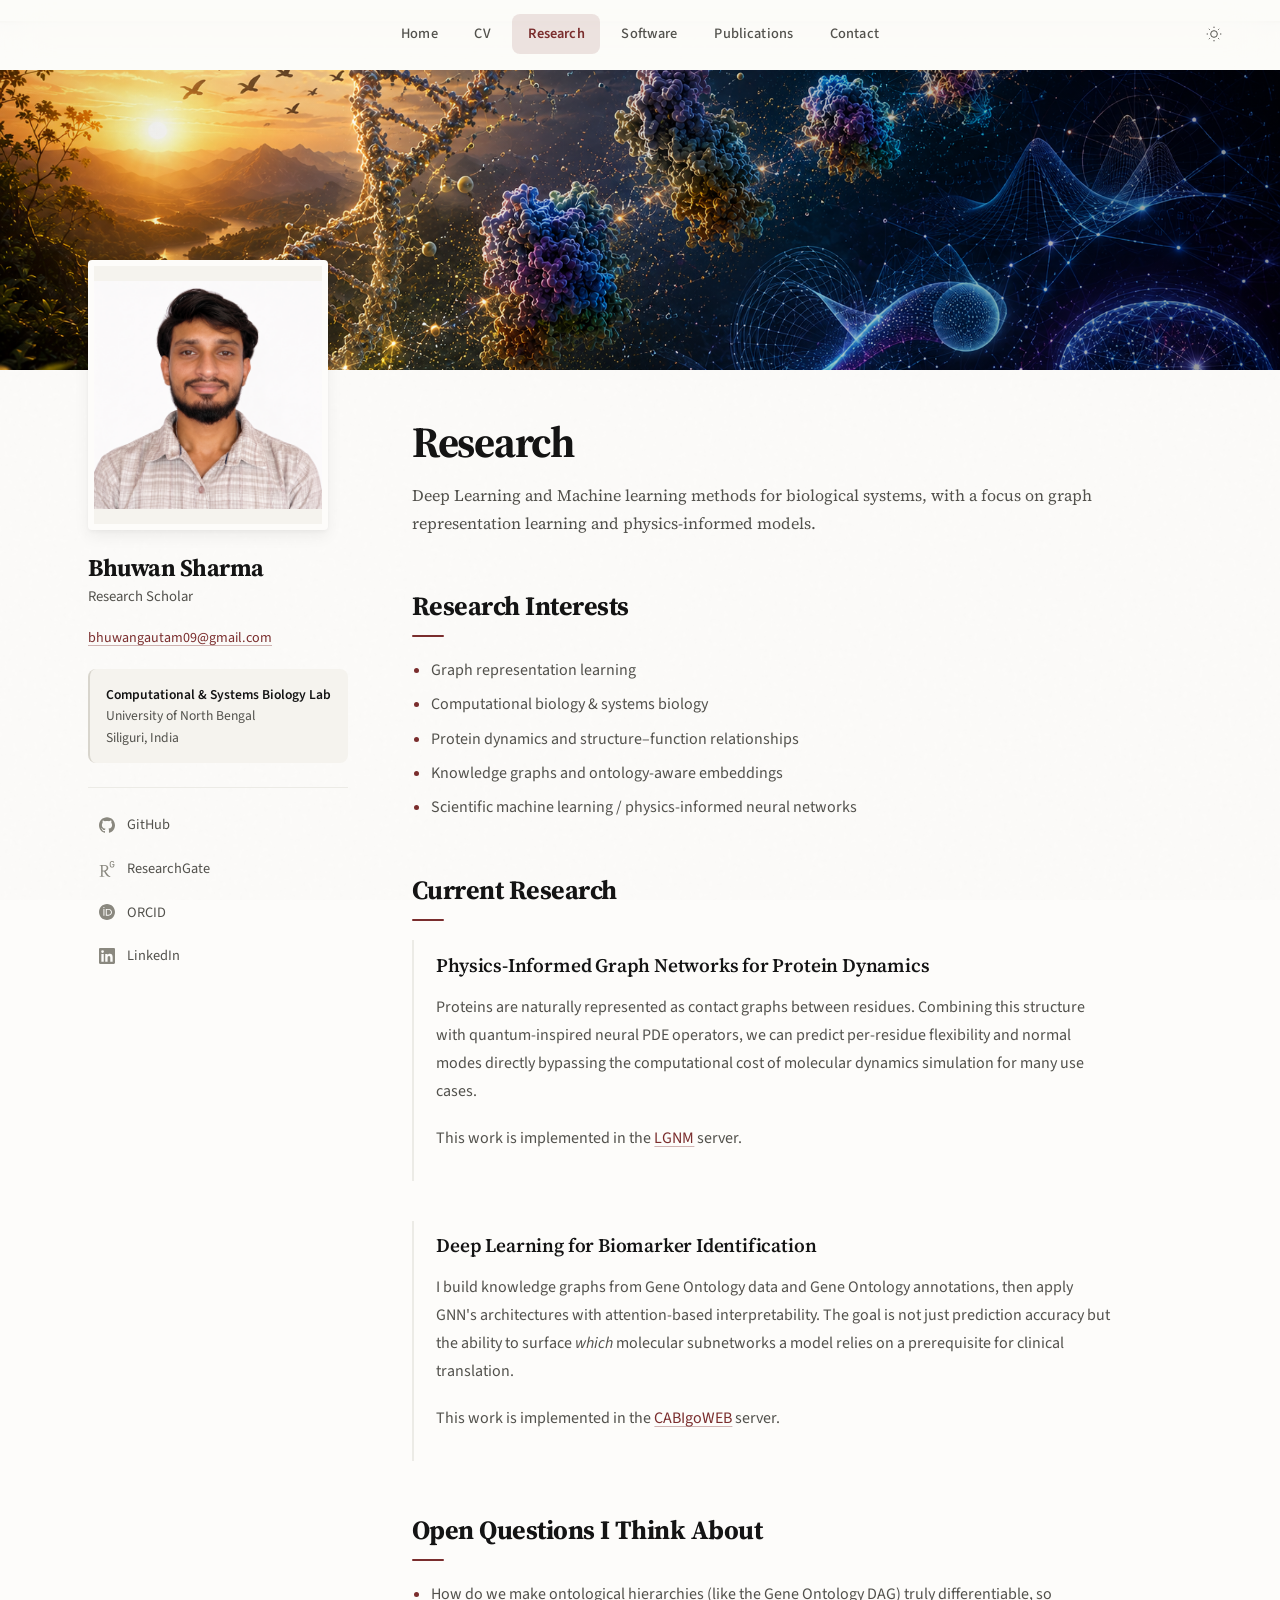
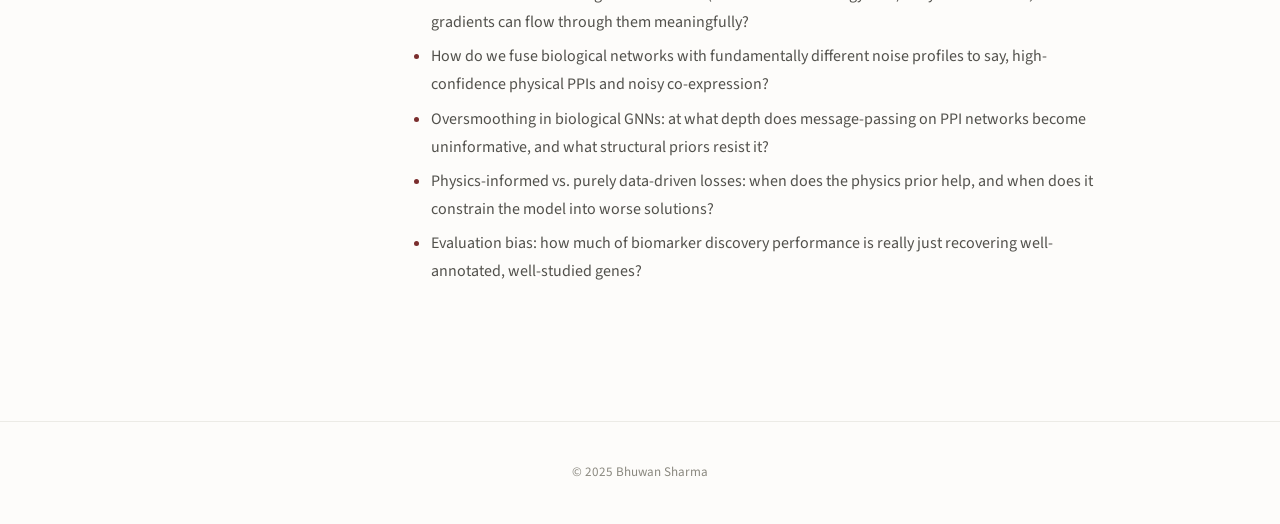
<file: research.html>
<!DOCTYPE html>
<html lang="en" data-theme="light">
<head>
<meta charset="UTF-8"/>
<meta name="viewport" content="width=device-width,initial-scale=1.0"/>
<title>Research - Bhuwan Sharma</title>
<link rel="icon" type="image/svg+xml" href="assets/favicon.png" />
<link rel="stylesheet" href="style.css"/>
</head>
<body>

<nav id="topnav">
  <div class="nav-links">
    <a href="index.html">Home</a>
    <a href="cv.html">CV</a>
    <a href="research.html">Research</a>
    <a href="software.html">Software</a>
    <a href="publications.html">Publications</a>
    <a href="contact.html">Contact</a>
  </div>
  <div class="nav-tools">
    <button id="themeBtn" class="nav-btn" aria-label="Toggle theme">
      <svg class="icon-sun" width="16" height="16" viewBox="0 0 24 24" fill="none" stroke="currentColor" stroke-width="1.5"><circle cx="12" cy="12" r="5"/><path d="M12 1v2m0 18v2M4.22 4.22l1.42 1.42m12.73 12.73l1.41 1.41M1 12h2m18 0h2M4.22 19.78l1.42-1.42M18.36 5.64l1.41-1.41"/></svg>
      <svg class="icon-moon" width="16" height="16" viewBox="0 0 24 24" fill="none" stroke="currentColor" stroke-width="1.5"><path d="M21 12.79A9 9 0 1111.21 3 7 7 0 0021 12.79z"/></svg>
    </button>
    <button id="mobBtn" class="nav-btn mob-btn" aria-label="Menu">
      <span></span><span></span><span></span>
    </button>
  </div>
</nav>

<div class="mob-menu" id="mobMenu">
  <a href="index.html">Home</a>
  <a href="publications.html">Publications</a>
  <a href="software.html">Software</a>
  <a href="research.html">Research</a>
  <a href="cv.html">CV</a>
  <a href="contact.html">Contact</a>
</div>

<div class="banner"></div>

<div class="layout">
  <aside class="sidebar">
    <div class="profile-photo">
      <div class="profile-fallback">BS</div>
      <img src="assets/pp.png" alt="Bhuwan Sharma" onerror="this.style.display='none'"/>
    </div>
    <h1 class="sidebar-name">Bhuwan Sharma</h1>
    <p class="sidebar-title">Research Scholar</p>
    <div class="sidebar-contact">
      <a href="mailto:bhuwangautam09@gmail.com">bhuwangautam09@gmail.com</a>
    </div>
    <div class="sidebar-affiliation">
      <strong>Computational &amp; Systems Biology Lab</strong><br/>
      University of North Bengal<br/>
      Siliguri, India
    </div>
    <div class="sidebar-links">
      <a href="https://github.com/BhuwanShar" target="_blank" rel="noopener" class="sidebar-link">
        <span class="sl-icon"><svg viewBox="0 0 24 24"><path d="M12 .297c-6.63 0-12 5.373-12 12 0 5.303 3.438 9.8 8.205 11.385.6.113.82-.258.82-.577 0-.285-.01-1.04-.015-2.04-3.338.724-4.042-1.61-4.042-1.61C4.422 18.07 3.633 17.7 3.633 17.7c-1.087-.744.084-.729.084-.729 1.205.084 1.838 1.236 1.838 1.236 1.07 1.835 2.809 1.305 3.495.998.108-.776.417-1.305.76-1.605-2.665-.3-5.466-1.332-5.466-5.93 0-1.31.465-2.38 1.235-3.22-.135-.303-.54-1.523.105-3.176 0 0 1.005-.322 3.3 1.23.96-.267 1.98-.399 3-.405 1.02.006 2.04.138 3 .405 2.28-1.552 3.285-1.23 3.285-1.23.645 1.653.24 2.873.12 3.176.765.84 1.23 1.91 1.23 3.22 0 4.61-2.805 5.625-5.475 5.92.42.36.81 1.096.81 2.22 0 1.606-.015 2.896-.015 3.286 0 .315.21.69.825.57C20.565 22.092 24 17.592 24 12.297c0-6.627-5.373-12-12-12"/></svg></span>
        <span class="sl-label">GitHub</span>
      </a>
      <a href="https://www.researchgate.net/profile/Bhuwan-Sharma-5" target="_blank" rel="noopener" class="sidebar-link">
        <span class="sl-icon"><svg width="24px" height="24px" viewBox="0 0 24 24" role="img" xmlns="http://www.w3.org/2000/svg"><title>ResearchGate icon</title><path d="M19.586 0c-.818 0-1.508.19-2.073.565-.563.377-.97.936-1.213 1.68a3.193 3.193 0 0 0-.112.437 8.365 8.365 0 0 0-.078.53 9 9 0 0 0-.05.727c-.01.282-.013.621-.013 1.016a31.121 31.123 0 0 0 .014 1.017 9 9 0 0 0 .05.727 7.946 7.946 0 0 0 .077.53h-.005a3.334 3.334 0 0 0 .113.438c.245.743.65 1.303 1.214 1.68.565.376 1.256.564 2.075.564.8 0 1.536-.213 2.105-.603.57-.39.94-.916 1.175-1.65.076-.235.135-.558.177-.93a10.9 10.9 0 0 0 .043-1.207v-.82c0-.095-.047-.142-.14-.142h-3.064c-.094 0-.14.047-.14.141v.956c0 .094.046.14.14.14h1.666c.056 0 .084.03.084.086 0 .36 0 .62-.036.865-.038.244-.1.447-.147.606-.108.385-.348.664-.638.876-.29.212-.738.35-1.227.35-.545 0-.901-.15-1.21-.353-.306-.203-.517-.454-.67-.915a3.136 3.136 0 0 1-.147-.762 17.366 17.367 0 0 1-.034-.656c-.01-.26-.014-.572-.014-.939a26.401 26.403 0 0 1 .014-.938 15.821 15.822 0 0 1 .035-.656 3.19 3.19 0 0 1 .148-.76 1.89 1.89 0 0 1 .742-1.01c.344-.244.593-.352 1.137-.352.508 0 .815.096 1.144.303.33.207.528.492.764.925.047.094.111.118.198.07l1.044-.43c.075-.048.09-.115.042-.199a3.549 3.549 0 0 0-.466-.742 3 3 0 0 0-.679-.607 3.313 3.313 0 0 0-.903-.41A4.068 4.068 0 0 0 19.586 0zM8.217 5.836c-1.69 0-3.036.086-4.297.086-1.146 0-2.291 0-3.007-.029v.831l1.088.2c.744.144 1.174.488 1.174 2.264v11.288c0 1.777-.43 2.12-1.174 2.263l-1.088.2v.832c.773-.029 2.12-.086 3.465-.086 1.29 0 2.951.057 3.667.086v-.831l-1.49-.2c-.773-.115-1.174-.487-1.174-2.264v-4.784c.688.057 1.29.057 2.206.057 1.748 3.123 3.41 5.472 4.355 6.56.86 1.032 2.177 1.691 3.839 1.691.487 0 1.003-.086 1.318-.23v-.744c-1.031 0-2.063-.716-2.808-1.518-1.26-1.376-2.95-3.582-4.355-6.074 2.32-.545 4.04-2.722 4.04-4.9 0-3.208-2.492-4.698-5.758-4.698zm-.515 1.29c2.406 0 3.839 1.26 3.839 3.552 0 2.263-1.547 3.782-4.097 3.782-.974 0-1.404-.03-2.063-.086v-7.19c.66-.059 1.547-.059 2.32-.059z"/></svg></span>
        <span class="sl-label">ResearchGate</span>
      </a>
      <a href="https://orcid.org/0009-0004-7621-1207" target="_blank" rel="noopener" class="sidebar-link">
        <span class="sl-icon"><svg viewBox="0 0 24 24"><path d="M12 0C5.372 0 0 5.372 0 12s5.372 12 12 12 12-5.372 12-12S18.628 0 12 0zM7.369 4.378c.525 0 .947.431.947.947s-.422.947-.947.947a.95.95 0 01-.947-.947c0-.525.422-.947.947-.947zm-.722 3.038h1.444v10.041H6.647V7.416zm3.562 0h3.9c3.712 0 5.344 2.653 5.344 5.025 0 2.578-2.016 5.025-5.325 5.025h-3.919V7.416zm1.444 1.303v7.444h2.297c3.272 0 4.05-2.544 4.05-3.713 0-1.378-.947-3.731-3.9-3.731h-2.447z"/></svg></span>
        <span class="sl-label">ORCID</span>
      </a>
      <a href="https://www.linkedin.com/in/bhuwansharma2002" target="_blank" rel="noopener" class="sidebar-link">
        <span class="sl-icon"><svg viewBox="0 0 24 24"><path d="M20.447 20.452h-3.554v-5.569c0-1.328-.027-3.037-1.852-3.037-1.853 0-2.136 1.445-2.136 2.939v5.667H9.351V9h3.414v1.561h.046c.477-.9 1.637-1.85 3.37-1.85 3.601 0 4.267 2.37 4.267 5.455v6.286zM5.337 7.433a2.062 2.062 0 01-2.063-2.065 2.064 2.064 0 112.063 2.065zm1.782 13.019H3.555V9h3.564v11.452zM22.225 0H1.771C.792 0 0 .774 0 1.729v20.542C0 23.227.792 24 1.771 24h20.451C23.2 24 24 23.227 24 22.271V1.729C24 .774 23.2 0 22.222 0h.003z"/></svg></span>
        <span class="sl-label">LinkedIn</span>
      </a>
    </div>
  </aside>

  <main class="content">
    <h1 class="page-title">Research</h1>
    <p class="page-lede">
      Deep Learning and Machine learning methods for biological systems, with a focus on graph representation learning and physics-informed models.
    </p>

    <h2>Research Interests</h2>
    <ul>
      <li>Graph representation learning</li>
      <li>Computational biology &amp; systems biology</li>
      <li>Protein dynamics and structure–function relationships</li>
      <li>Knowledge graphs and ontology-aware embeddings</li>
      <li>Scientific machine learning / physics-informed neural networks</li>
    </ul>

    <h2>Current Research</h2>

    <div class="research-area">
      <h3>Physics-Informed Graph Networks for Protein Dynamics</h3>
      <p>
        Proteins are naturally represented as contact graphs between residues. Combining this structure with quantum-inspired neural PDE operators, we can predict per-residue flexibility and normal modes directly bypassing the computational cost of molecular dynamics simulation for many use cases.
      </p>
      <p>
        This work is implemented in the <a href="software.html#lgnm">LGNM</a> server.
      </p>
    </div>

        <div class="research-area">
      <h3>Deep Learning for Biomarker Identification</h3>
      <p>
        I build knowledge graphs from Gene Ontology data and Gene Ontology annotations, then apply GNN's architectures with attention-based interpretability. The goal is not just prediction accuracy but the ability to surface <em>which</em> molecular subnetworks a model relies on a prerequisite for clinical translation.
      </p>
      <p>
        This work is implemented in the <a href="software.html#cabigoweb">CABIgoWEB</a> server.
      </p>
    </div>

    <h2>Open Questions I Think About</h2>
    <ul>
      <li>How do we make ontological hierarchies (like the Gene Ontology DAG) truly differentiable, so gradients can flow through them meaningfully?</li>
      <li>How do we fuse biological networks with fundamentally different noise profiles to say, high-confidence physical PPIs and noisy co-expression?</li>
      <li>Oversmoothing in biological GNNs: at what depth does message-passing on PPI networks become uninformative, and what structural priors resist it?</li>
      <li>Physics-informed vs. purely data-driven losses: when does the physics prior help, and when does it constrain the model into worse solutions?</li>
      <li>Evaluation bias: how much of biomarker discovery performance is really just recovering well-annotated, well-studied genes?</li>
    </ul>

  </main>
</div>

<footer class="footer">
  <p>© 2025 Bhuwan Sharma </p>
</footer>

<script src="script.js"></script>
</body>
</html>
</file>
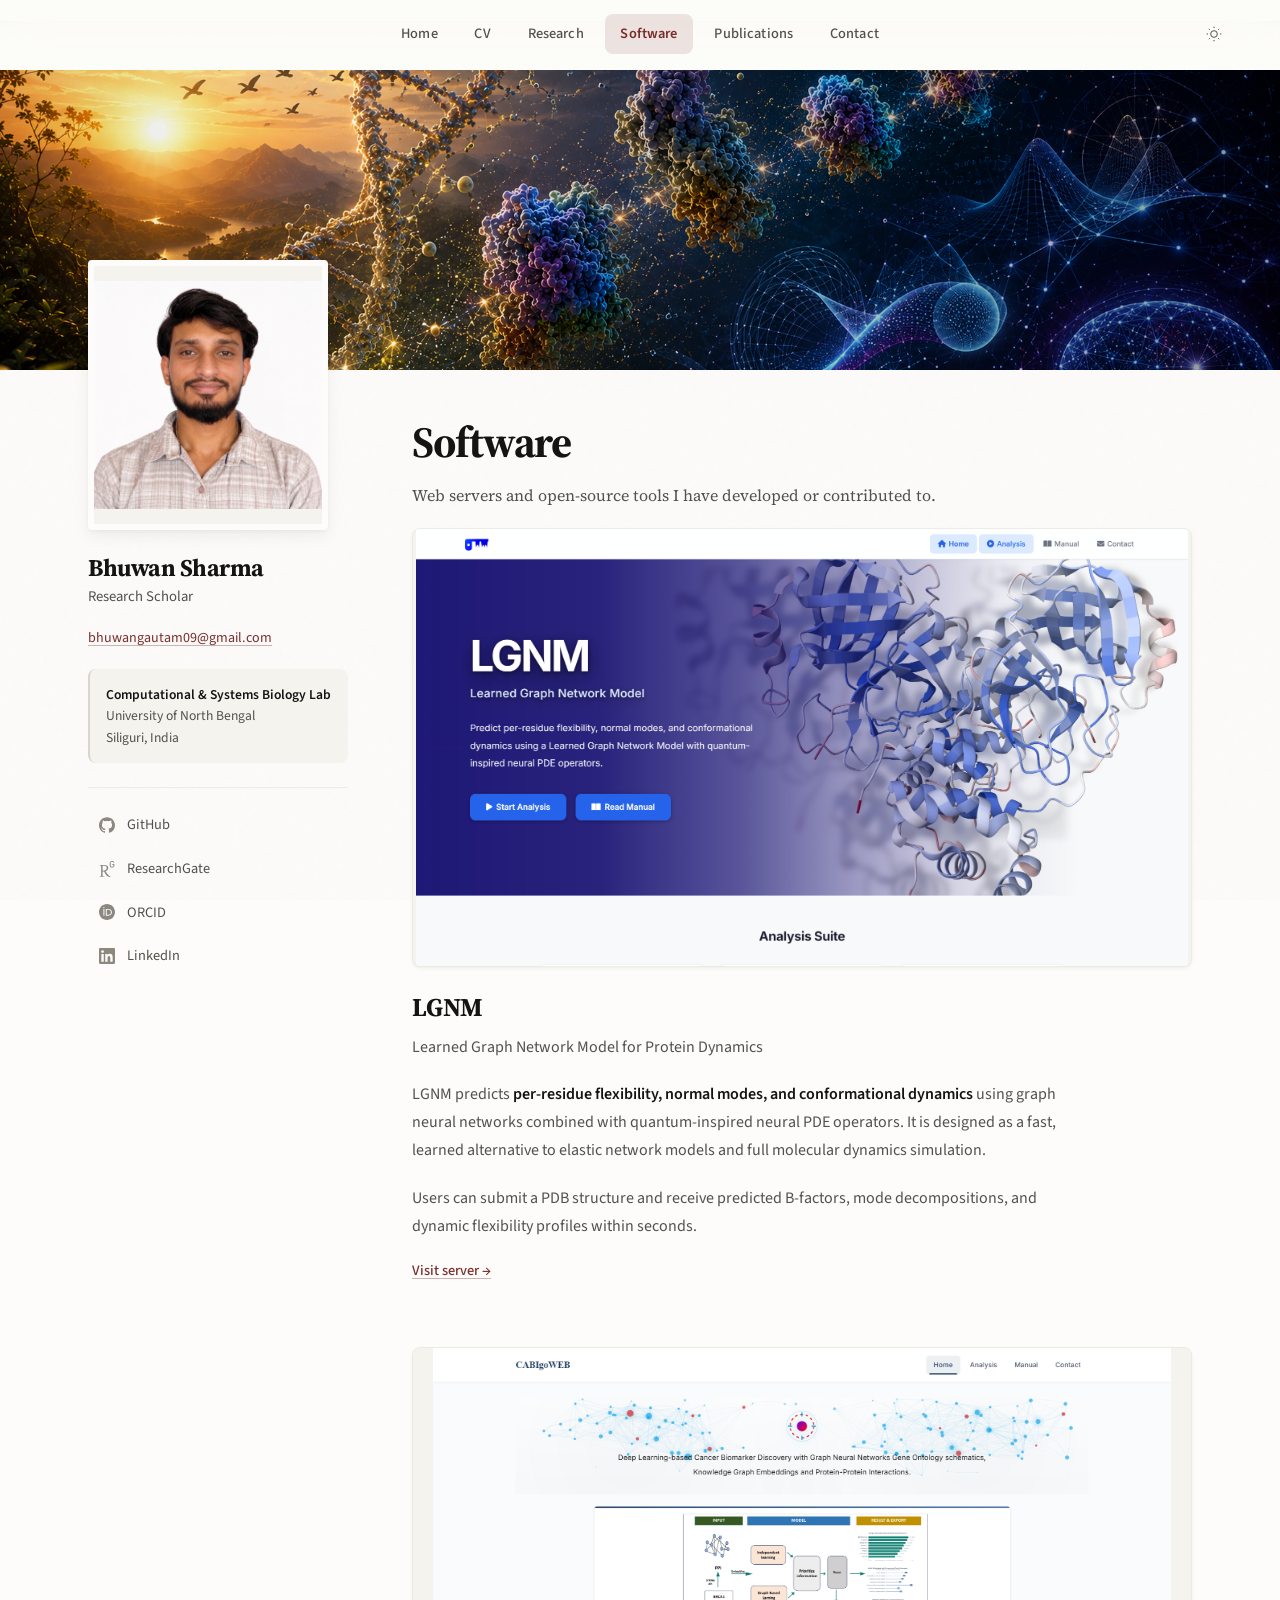
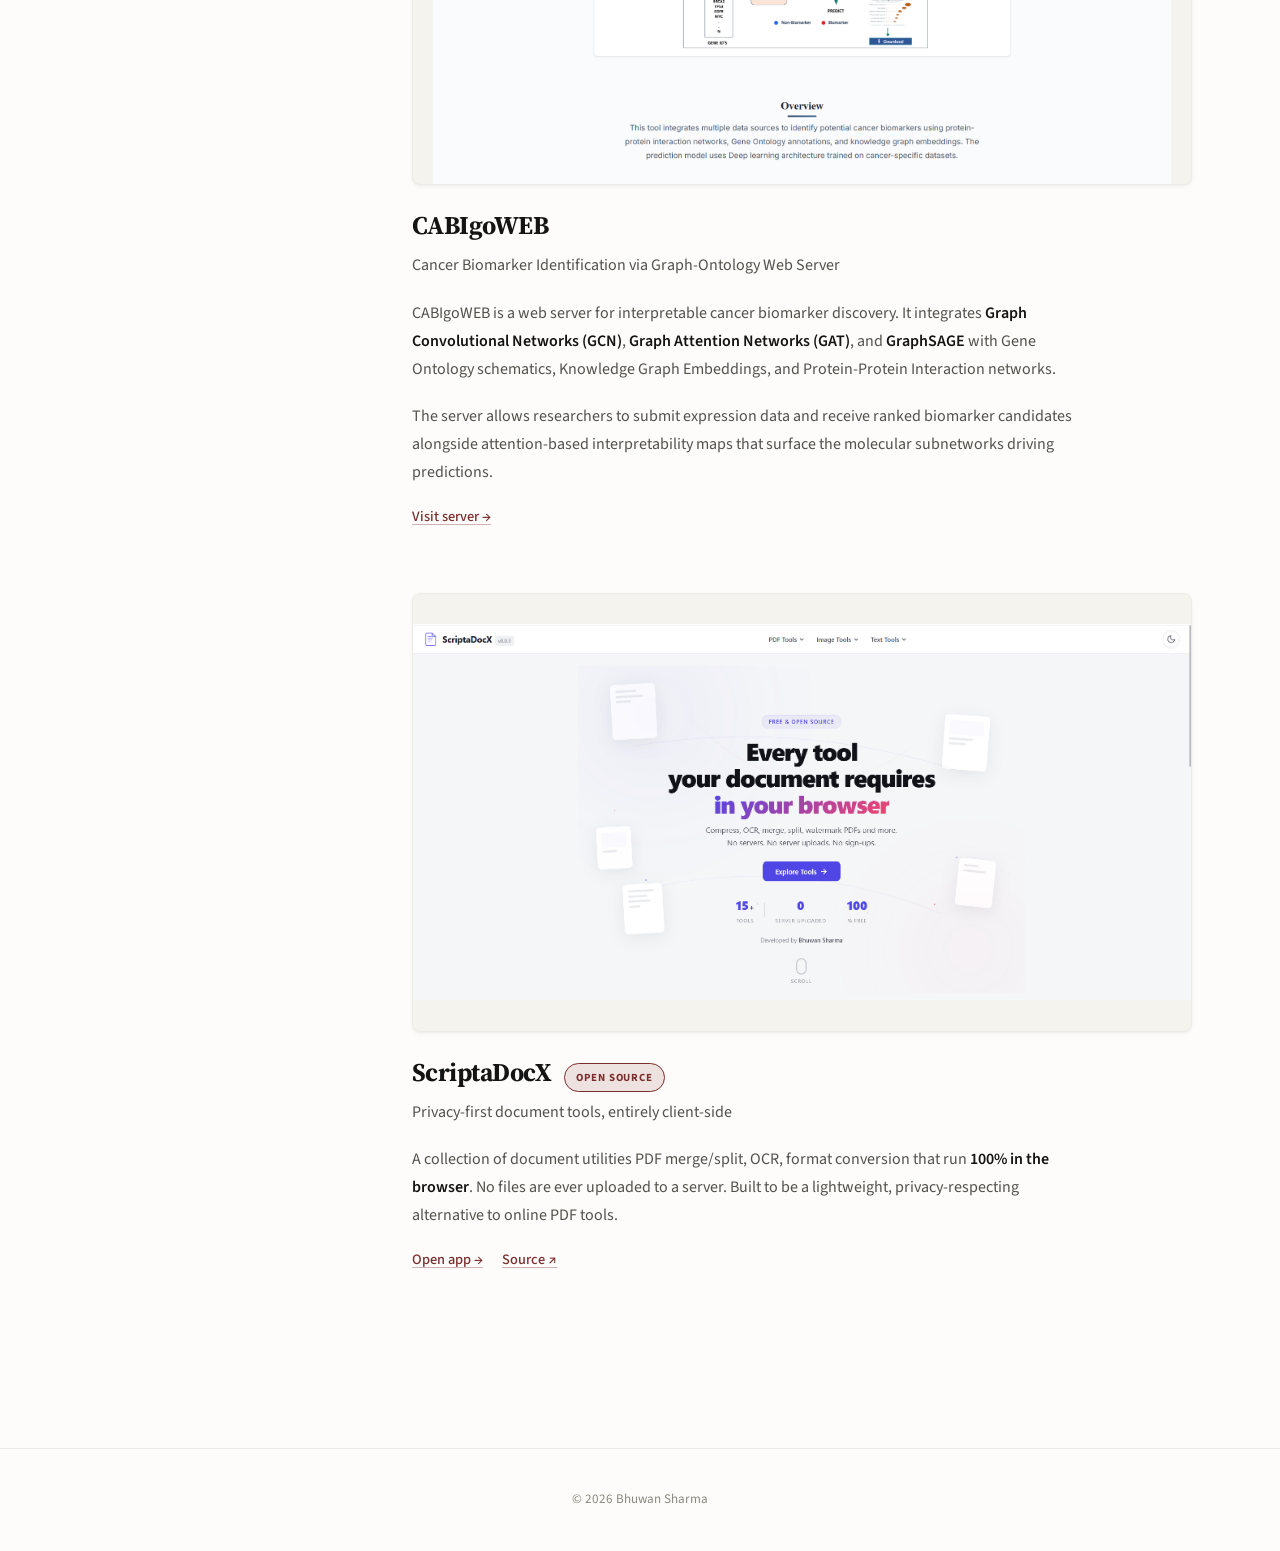
<file: software.html>
<!DOCTYPE html>
<html lang="en" data-theme="light">
<head>
<meta charset="UTF-8"/>
<meta name="viewport" content="width=device-width,initial-scale=1.0"/>
<title>Software - Bhuwan Sharma</title>
<link rel="icon" type="image/svg+xml" href="assets/favicon.png" />
<link rel="stylesheet" href="style.css"/>
</head>
<body>

<nav id="topnav">
  <div class="nav-links">
    <a href="index.html">Home</a>
    <a href="cv.html">CV</a>
    <a href="research.html">Research</a>
    <a href="software.html">Software</a>
    <a href="publications.html">Publications</a>
    <a href="contact.html">Contact</a>
  </div>
  <div class="nav-tools">
    <button id="themeBtn" class="nav-btn" aria-label="Toggle theme">
      <svg class="icon-sun" width="16" height="16" viewBox="0 0 24 24" fill="none" stroke="currentColor" stroke-width="1.5"><circle cx="12" cy="12" r="5"/><path d="M12 1v2m0 18v2M4.22 4.22l1.42 1.42m12.73 12.73l1.41 1.41M1 12h2m18 0h2M4.22 19.78l1.42-1.42M18.36 5.64l1.41-1.41"/></svg>
      <svg class="icon-moon" width="16" height="16" viewBox="0 0 24 24" fill="none" stroke="currentColor" stroke-width="1.5"><path d="M21 12.79A9 9 0 1111.21 3 7 7 0 0021 12.79z"/></svg>
    </button>
    <button id="mobBtn" class="nav-btn mob-btn" aria-label="Menu">
      <span></span><span></span><span></span>
    </button>
  </div>
</nav>

<div class="mob-menu" id="mobMenu">
  <a href="index.html">Home</a>
  <a href="publications.html">Publications</a>
  <a href="software.html">Software</a>
  <a href="research.html">Research</a>
  <a href="cv.html">CV</a>
  <a href="contact.html">Contact</a>
</div>

<div class="banner"></div>

<div class="layout">
  <aside class="sidebar">
    <div class="profile-photo">
      <div class="profile-fallback">BS</div>
      <img src="assets/pp.png" alt="Bhuwan Sharma" onerror="this.style.display='none'"/>
    </div>
    <h1 class="sidebar-name">Bhuwan Sharma</h1>
    <p class="sidebar-title">Research Scholar</p>
    <div class="sidebar-contact">
      <a href="mailto:bhuwangautam09@gmail.com">bhuwangautam09@gmail.com</a>
    </div>
    <div class="sidebar-affiliation">
      <strong>Computational &amp; Systems Biology Lab</strong><br/>
      University of North Bengal<br/>
      Siliguri, India
    </div>
    <div class="sidebar-links">
      <a href="https://github.com/BhuwanShar" target="_blank" rel="noopener" class="sidebar-link">
        <span class="sl-icon"><svg viewBox="0 0 24 24"><path d="M12 .297c-6.63 0-12 5.373-12 12 0 5.303 3.438 9.8 8.205 11.385.6.113.82-.258.82-.577 0-.285-.01-1.04-.015-2.04-3.338.724-4.042-1.61-4.042-1.61C4.422 18.07 3.633 17.7 3.633 17.7c-1.087-.744.084-.729.084-.729 1.205.084 1.838 1.236 1.838 1.236 1.07 1.835 2.809 1.305 3.495.998.108-.776.417-1.305.76-1.605-2.665-.3-5.466-1.332-5.466-5.93 0-1.31.465-2.38 1.235-3.22-.135-.303-.54-1.523.105-3.176 0 0 1.005-.322 3.3 1.23.96-.267 1.98-.399 3-.405 1.02.006 2.04.138 3 .405 2.28-1.552 3.285-1.23 3.285-1.23.645 1.653.24 2.873.12 3.176.765.84 1.23 1.91 1.23 3.22 0 4.61-2.805 5.625-5.475 5.92.42.36.81 1.096.81 2.22 0 1.606-.015 2.896-.015 3.286 0 .315.21.69.825.57C20.565 22.092 24 17.592 24 12.297c0-6.627-5.373-12-12-12"/></svg></span>
        <span class="sl-label">GitHub</span>
      </a>
      <a href="https://www.researchgate.net/profile/Bhuwan-Sharma-5" target="_blank" rel="noopener" class="sidebar-link">
        <span class="sl-icon"><svg width="24px" height="24px" viewBox="0 0 24 24" role="img" xmlns="http://www.w3.org/2000/svg"><title>ResearchGate icon</title><path d="M19.586 0c-.818 0-1.508.19-2.073.565-.563.377-.97.936-1.213 1.68a3.193 3.193 0 0 0-.112.437 8.365 8.365 0 0 0-.078.53 9 9 0 0 0-.05.727c-.01.282-.013.621-.013 1.016a31.121 31.123 0 0 0 .014 1.017 9 9 0 0 0 .05.727 7.946 7.946 0 0 0 .077.53h-.005a3.334 3.334 0 0 0 .113.438c.245.743.65 1.303 1.214 1.68.565.376 1.256.564 2.075.564.8 0 1.536-.213 2.105-.603.57-.39.94-.916 1.175-1.65.076-.235.135-.558.177-.93a10.9 10.9 0 0 0 .043-1.207v-.82c0-.095-.047-.142-.14-.142h-3.064c-.094 0-.14.047-.14.141v.956c0 .094.046.14.14.14h1.666c.056 0 .084.03.084.086 0 .36 0 .62-.036.865-.038.244-.1.447-.147.606-.108.385-.348.664-.638.876-.29.212-.738.35-1.227.35-.545 0-.901-.15-1.21-.353-.306-.203-.517-.454-.67-.915a3.136 3.136 0 0 1-.147-.762 17.366 17.367 0 0 1-.034-.656c-.01-.26-.014-.572-.014-.939a26.401 26.403 0 0 1 .014-.938 15.821 15.822 0 0 1 .035-.656 3.19 3.19 0 0 1 .148-.76 1.89 1.89 0 0 1 .742-1.01c.344-.244.593-.352 1.137-.352.508 0 .815.096 1.144.303.33.207.528.492.764.925.047.094.111.118.198.07l1.044-.43c.075-.048.09-.115.042-.199a3.549 3.549 0 0 0-.466-.742 3 3 0 0 0-.679-.607 3.313 3.313 0 0 0-.903-.41A4.068 4.068 0 0 0 19.586 0zM8.217 5.836c-1.69 0-3.036.086-4.297.086-1.146 0-2.291 0-3.007-.029v.831l1.088.2c.744.144 1.174.488 1.174 2.264v11.288c0 1.777-.43 2.12-1.174 2.263l-1.088.2v.832c.773-.029 2.12-.086 3.465-.086 1.29 0 2.951.057 3.667.086v-.831l-1.49-.2c-.773-.115-1.174-.487-1.174-2.264v-4.784c.688.057 1.29.057 2.206.057 1.748 3.123 3.41 5.472 4.355 6.56.86 1.032 2.177 1.691 3.839 1.691.487 0 1.003-.086 1.318-.23v-.744c-1.031 0-2.063-.716-2.808-1.518-1.26-1.376-2.95-3.582-4.355-6.074 2.32-.545 4.04-2.722 4.04-4.9 0-3.208-2.492-4.698-5.758-4.698zm-.515 1.29c2.406 0 3.839 1.26 3.839 3.552 0 2.263-1.547 3.782-4.097 3.782-.974 0-1.404-.03-2.063-.086v-7.19c.66-.059 1.547-.059 2.32-.059z"/></svg></span>
        <span class="sl-label">ResearchGate</span>
      </a>
      <a href="https://orcid.org/0009-0004-7621-1207" target="_blank" rel="noopener" class="sidebar-link">
        <span class="sl-icon"><svg viewBox="0 0 24 24"><path d="M12 0C5.372 0 0 5.372 0 12s5.372 12 12 12 12-5.372 12-12S18.628 0 12 0zM7.369 4.378c.525 0 .947.431.947.947s-.422.947-.947.947a.95.95 0 01-.947-.947c0-.525.422-.947.947-.947zm-.722 3.038h1.444v10.041H6.647V7.416zm3.562 0h3.9c3.712 0 5.344 2.653 5.344 5.025 0 2.578-2.016 5.025-5.325 5.025h-3.919V7.416zm1.444 1.303v7.444h2.297c3.272 0 4.05-2.544 4.05-3.713 0-1.378-.947-3.731-3.9-3.731h-2.447z"/></svg></span>
        <span class="sl-label">ORCID</span>
      </a>
      <a href="https://www.linkedin.com/in/bhuwansharma2002" target="_blank" rel="noopener" class="sidebar-link">
        <span class="sl-icon"><svg viewBox="0 0 24 24"><path d="M20.447 20.452h-3.554v-5.569c0-1.328-.027-3.037-1.852-3.037-1.853 0-2.136 1.445-2.136 2.939v5.667H9.351V9h3.414v1.561h.046c.477-.9 1.637-1.85 3.37-1.85 3.601 0 4.267 2.37 4.267 5.455v6.286zM5.337 7.433a2.062 2.062 0 01-2.063-2.065 2.064 2.064 0 112.063 2.065zm1.782 13.019H3.555V9h3.564v11.452zM22.225 0H1.771C.792 0 0 .774 0 1.729v20.542C0 23.227.792 24 1.771 24h20.451C23.2 24 24 23.227 24 22.271V1.729C24 .774 23.2 0 22.222 0h.003z"/></svg></span>
        <span class="sl-label">LinkedIn</span>
      </a>
    </div>
  </aside>

  <main class="content">
    <h1 class="page-title">Software</h1>
    <p class="page-lede">
      Web servers and open-source tools I have developed or contributed to.
    </p>

    <!-- LGNM -->
    <div class="sw-item" id="lgnm">
      <div class="sw-screenshot">
        <img src="assets/lgnm.png" alt="LGNM screenshot" onerror="this.style.display='none'"/>
      </div>
      <div class="sw-header">
        <h2>LGNM</h2>
      </div>
      <p class="sw-sub">Learned Graph Network Model for Protein Dynamics</p>
      <p>
        LGNM predicts <strong>per-residue flexibility, normal modes, and conformational dynamics</strong> using graph neural networks combined with quantum-inspired neural PDE operators. It is designed as a fast, learned alternative to elastic network models and full molecular dynamics simulation.
      </p>
      <p>
        Users can submit a PDB structure and receive predicted B-factors, mode decompositions, and dynamic flexibility profiles within seconds.
      </p>
      <div class="sw-actions">
        <a href="https://lgnm.compbiosysnbu.in/" target="_blank" rel="noopener">Visit server →</a>
      </div>
    </div>

    <!-- CABIgoWEB -->
    <div class="sw-item" id="cabigoweb">
      <div class="sw-screenshot">
        <img src="assets/cabigoweb.png" alt="CABIgoWEB screenshot" onerror="this.style.display='none'"/>
      </div>
      <div class="sw-header">
        <h2>CABIgoWEB</h2>
      </div>
      <p class="sw-sub">Cancer Biomarker Identification via Graph-Ontology Web Server</p>
      <p>
        CABIgoWEB is a web server for interpretable cancer biomarker discovery. It integrates <strong>Graph Convolutional Networks (GCN)</strong>, <strong>Graph Attention Networks (GAT)</strong>, and <strong>GraphSAGE</strong> with Gene Ontology schematics, Knowledge Graph Embeddings, and Protein-Protein Interaction networks.
      </p>
      <p>
        The server allows researchers to submit expression data and receive ranked biomarker candidates alongside attention-based interpretability maps that surface the molecular subnetworks driving predictions.
      </p>
      <div class="sw-actions">
        <a href="https://godmbc.compbiosysnbu.in/" target="_blank" rel="noopener">Visit server →</a>
      </div>
    </div>

    <!-- ScriptaDocX -->
    <div class="sw-item" id="scriptadocx">
      <div class="sw-screenshot">
        <img src="assets/scriptadocx.png" alt="ScriptaDocX screenshot" onerror="this.style.display='none'"/>
      </div>
      <div class="sw-header">
        <h2>ScriptaDocX</h2>
        <span class="sw-badge">Open Source</span>
      </div>
      <p class="sw-sub">Privacy-first document tools, entirely client-side</p>
      <p>
        A collection of document utilities PDF merge/split, OCR, format conversion that run <strong>100% in the browser</strong>. No files are ever uploaded to a server. Built to be a lightweight, privacy-respecting alternative to online PDF tools.
      </p>
      <div class="sw-actions">
        <a href="https://bhuwanshar.github.io/ScriptaDocX/" target="_blank" rel="noopener">Open app →</a>
        <a href="https://github.com/BhuwanShar/ScriptaDocX" target="_blank" rel="noopener">Source ↗</a>
      </div>
    </div>

  </main>
</div>

<footer class="footer">
  <p>© 2026 Bhuwan Sharma</p>
</footer>

<script src="script.js"></script>
</body>
</html>
</file>
<file: style.css>
/* ═══════════════════════════════════════════════════════════════════

   ═══════════════════════════════════════════════════════════════════ */
:root {
  /* Colors — refined palette */
  --bg:          #fdfcfa;
  --bg-sub:      #f5f3ee;
  --bg-elev:    #ffffff;
  --bg-nav:      rgba(253, 252, 250, 0.72);
  --text:        #141414;
  --text-sub:    #52514c;
  --text-faint:  #8a887f;
  --accent:      #7a2d2d;
  --accent-sub:  #9a3838;
  --accent-glow: rgba(122, 45, 45, 0.12);
  --rule:        #d8d5cd;
  --rule-light:  #ecebe6;
  --highlight:   #f9f5ec;

  /* Type */
  --serif:  'Source Serif Pro', 'Georgia', serif;
  --sans:   'Source Sans Pro', -apple-system, 'Segoe UI', sans-serif;
  --mono:   'JetBrains Mono', 'Menlo', monospace;

  /* Motion */
  --ease:      cubic-bezier(0.25, 0.46, 0.45, 0.94);
  --ease-out:  cubic-bezier(0.16, 1, 0.3, 1);
  --ease-in-out: cubic-bezier(0.65, 0, 0.35, 1);
  --spring:    cubic-bezier(0.34, 1.56, 0.64, 1);

  /* Elevation */
  --shadow-xs: 0 1px 2px rgba(20, 20, 20, 0.04);
  --shadow-sm: 0 2px 4px rgba(20, 20, 20, 0.04), 0 1px 2px rgba(20, 20, 20, 0.03);
  --shadow-md: 0 6px 16px rgba(20, 20, 20, 0.06), 0 2px 4px rgba(20, 20, 20, 0.04);
  --shadow-lg: 0 16px 40px rgba(20, 20, 20, 0.08), 0 6px 12px rgba(20, 20, 20, 0.05);
  --shadow-xl: 0 24px 60px rgba(20, 20, 20, 0.12), 0 8px 20px rgba(20, 20, 20, 0.06);

  /* Radius */
  --r-sm: 4px;
  --r-md: 8px;
  --r-lg: 12px;
}

[data-theme="dark"] {
  --bg:          #0f0f0f;
  --bg-sub:      #191919;
  --bg-elev:     #1c1c1c;
  --bg-nav:      rgba(15, 15, 15, 0.72);
  --text:        #ecebe6;
  --text-sub:    #a8a6a0;
  --text-faint:  #6a6a6a;
  --accent:      #e0a0a0;
  --accent-sub:  #eab8b8;
  --accent-glow: rgba(214, 138, 138, 0.18);
  --rule:        #2c2c2c;
  --rule-light:  #222;
  --highlight:   #1e1c17;

  --shadow-xs: 0 1px 2px rgba(0, 0, 0, 0.3);
  --shadow-sm: 0 2px 4px rgba(0, 0, 0, 0.4);
  --shadow-md: 0 6px 16px rgba(0, 0, 0, 0.5);
  --shadow-lg: 0 16px 40px rgba(0, 0, 0, 0.6);
  --shadow-xl: 0 24px 60px rgba(0, 0, 0, 0.7);
}

/* ═══════════════════════════════════════════════════════════════════
   RESET & BASE
   ═══════════════════════════════════════════════════════════════════ */
*, *::before, *::after { margin: 0; padding: 0; box-sizing: border-box; }
html { 
  scroll-behavior: smooth; 
  -webkit-text-size-adjust: 100%;
  text-rendering: optimizeLegibility;
}

body {
  font-family: var(--sans);
  font-size: 16px;
  line-height: 1.65;
  color: var(--text);
  background: var(--bg);
  -webkit-font-smoothing: antialiased;
  -moz-osx-font-smoothing: grayscale;
  transition: background 0.5s var(--ease), color 0.5s var(--ease);
  overflow-x: hidden;
  min-height: 100vh;
}

/* Subtle grain texture layer */
body::before {
  content: '';
  position: fixed;
  inset: 0;
  pointer-events: none;
  z-index: 1;
  opacity: 0.4;
  mix-blend-mode: multiply;
  background-image: url("data:image/svg+xml,%3Csvg viewBox='0 0 200 200' xmlns='http://www.w3.org/2000/svg'%3E%3Cfilter id='n'%3E%3CfeTurbulence type='fractalNoise' baseFrequency='0.9' numOctaves='2'/%3E%3CfeColorMatrix values='0 0 0 0 0 0 0 0 0 0 0 0 0 0 0 0 0 0 0.03 0'/%3E%3C/filter%3E%3Crect width='100%25' height='100%25' filter='url(%23n)'/%3E%3C/svg%3E");
}
[data-theme="dark"] body::before { mix-blend-mode: screen; opacity: 0.6; }

a { 
  color: var(--accent); 
  text-decoration: underline; 
  text-decoration-thickness: 1px; 
  text-underline-offset: 3px;
  text-decoration-color: rgba(122, 45, 45, 0.35);
  transition: color 0.25s var(--ease), text-decoration-color 0.25s var(--ease);
}
a:hover { 
  color: var(--accent-sub); 
  text-decoration-color: currentColor;
}

::selection { background: var(--accent-glow); color: var(--text); }

:focus-visible {
  outline: 2px solid var(--accent);
  outline-offset: 3px;
  border-radius: 3px;
}

img { max-width: 100%; height: auto; display: block; }

/* ═══════════════════════════════════════════════════════════════════
   TOP NAVIGATION
   ═══════════════════════════════════════════════════════════════════ */
#topnav {
  position: sticky;
  top: 0;
  z-index: 100;
  background: var(--bg-nav);
  backdrop-filter: saturate(180%) blur(24px);
  -webkit-backdrop-filter: saturate(180%) blur(24px);
  border-bottom: 1px solid transparent;
  padding: 0.9rem 3rem;
  display: flex;
  align-items: center;
  justify-content: center;
  gap: 1.5rem;
  transition: border-color 0.4s var(--ease), padding 0.3s var(--ease);
}

#topnav.scrolled {
  border-bottom-color: var(--rule-light);
  padding-top: 0.7rem;
  padding-bottom: 0.7rem;
}

.nav-links {
  display: flex;
  gap: 0.4rem;
  align-items: center;
}
.nav-links a {
  position: relative;
  font-size: 0.9rem;
  font-weight: 500;
  color: var(--text-sub);
  text-decoration: none;
  padding: 0.5rem 0.95rem;
  border-radius: var(--r-md);
  transition: color 0.25s var(--ease), background 0.3s var(--ease);
  letter-spacing: 0.01em;
}
.nav-links a::before {
  content: '';
  position: absolute;
  inset: 0;
  background: var(--bg-sub);
  border-radius: var(--r-md);
  opacity: 0;
  transform: scale(0.85);
  transition: opacity 0.3s var(--ease-out), transform 0.3s var(--ease-out);
  z-index: -1;
}
.nav-links a:hover::before {
  opacity: 1;
  transform: scale(1);
}
.nav-links a:hover { color: var(--text); }
.nav-links a.active {
  color: var(--accent);
  font-weight: 600;
}
.nav-links a.active::before {
  opacity: 1;
  transform: scale(1);
  background: var(--accent-glow);
}

.nav-tools {
  position: absolute;
  right: 3rem;
  display: flex;
  align-items: center;
  gap: 0.35rem;
}

.nav-btn {
  display: flex;
  align-items: center;
  justify-content: center;
  width: 2.25rem;
  height: 2.25rem;
  background: transparent;
  border: none;
  color: var(--text-sub);
  cursor: pointer;
  border-radius: var(--r-md);
  transition: background 0.25s var(--ease), color 0.25s var(--ease), transform 0.2s var(--spring);
}
.nav-btn:hover { 
  background: var(--bg-sub);
  color: var(--text);
}
.nav-btn:active { transform: scale(0.9); }

.icon-moon { display: none; }
[data-theme="dark"] .icon-sun { display: none; }
[data-theme="dark"] .icon-moon { display: block; }

/* Hamburger */
.mob-btn { 
  display: none; 
  flex-direction: column; 
  justify-content: center; 
  align-items: center;
  width: 2.25rem;
  height: 2.25rem;
  background: transparent;
  border: none;
  border-radius: var(--r-md);
  cursor: pointer;
  transition: background 0.25s var(--ease);
  -webkit-tap-highlight-color: transparent;
}
.mob-btn:active { background: var(--bg-sub); }
.mob-btn span {
  display: block;
  width: 18px;
  height: 1.5px;
  background: var(--text-sub);
  margin: 3px 0;
  transition: transform 0.3s var(--ease), opacity 0.3s var(--ease);
}
.mob-btn.open span:nth-child(1) { transform: translateY(4.5px) rotate(45deg); }
.mob-btn.open span:nth-child(2) { opacity: 0; }
.mob-btn.open span:nth-child(3) { transform: translateY(-4.5px) rotate(-45deg); }

/* Mobile menu — restored original slide-down style */
.mob-menu {
  position: fixed;
  top: 3.5rem;
  left: 0;
  right: 0;
  background: var(--bg-nav);
  backdrop-filter: saturate(180%) blur(20px);
  -webkit-backdrop-filter: saturate(180%) blur(20px);
  padding: 1rem 2rem;
  border-bottom: 1px solid var(--rule);
  box-shadow: var(--shadow-md);
  z-index: 99;
  transform: translateY(-110%);
  transition: transform 0.35s var(--ease);
}
.mob-menu.open { transform: translateY(0); }
.mob-menu a {
  display: block;
  padding: 0.75rem 0;
  color: var(--text-sub);
  text-decoration: none;
  border-bottom: 1px solid var(--rule-light);
  font-size: 0.95rem;
  transition: color 0.2s var(--ease), padding-left 0.25s var(--ease);
}
.mob-menu a:hover,
.mob-menu a.active {
  color: var(--accent);
  padding-left: 0.5rem;
}
.mob-menu a:last-child { border: none; }

/* ═══════════════════════════════════════════════════════════════════
   BANNER 
   ═══════════════════════════════════════════════════════════════════ */
.banner {
  width: 100%;
  height: 300px;
  position: relative;
  overflow: hidden;
  background-color: var(--bg-sub);
  background-image:
    linear-gradient(
      to right,
      rgba(0,0,0,0.08) 0%,
      rgba(0,0,0,0.00) 30%,
      rgba(0,0,0,0.20) 65%,
      rgba(0,0,0,0.42) 100%
    ),
    url('assets/bg.png');
  background-size: cover;
  background-repeat: no-repeat;
  background-position: left center;
}

.banner-quote {
  position: absolute;
  top: 50%;
  right: 6%;
  transform: translateY(-50%);
  width: min(460px, 42%);
  font-family: "Crimson Pro", "Source Serif Pro", serif;
  font-size: clamp(1.3rem, 2vw, 1.9rem);
  font-weight: 300;
  line-height: 1.4;
  letter-spacing: 0.01em;
  color: rgba(255,255,255,0.97);
  text-align: right;
  text-shadow:
    0 2px 12px rgba(0,0,0,0.45),
    0 8px 24px rgba(0,0,0,0.3);
  z-index: 2;
  animation: quoteReveal 1s var(--ease-out) 0.2s both;
}
.banner-quote span {
  font-style: italic;
  font-weight: 500;
}
@keyframes quoteReveal {
  from { opacity: 0; transform: translateY(-40%); filter: blur(4px); }
  to { opacity: 1; transform: translateY(-50%); filter: blur(0); }
}

/* ═══════════════════════════════════════════════════════════════════
   MAIN LAYOUT 
   ═══════════════════════════════════════════════════════════════════ */
.layout {
  max-width: 1200px;
  margin: 0 auto;
  padding: 0 3rem;
  display: grid;
  grid-template-columns: 260px 1fr;
  gap: 4rem;
  position: relative;
  z-index: 2;
}

/* ─── SIDEBAR ─── */
.sidebar {
  padding-top: 0;
  position: relative;
}

.profile-photo {
  width: 240px;
  height: 270px;
  margin-top: -110px;
  background: var(--bg-sub);
  border: 6px solid var(--bg);
  overflow: hidden;
  position: relative;
  box-shadow: var(--shadow-md);
  border-radius: var(--r-sm);
  transition: transform 0.5s var(--ease-out), box-shadow 0.5s var(--ease);
}
.profile-photo:hover {
  transform: translateY(-6px) scale(1.02);
  box-shadow: var(--shadow-xl);
}
.profile-photo img {
  width: 100%;
  height: 100%;
  object-fit: contain;
  display: block;
  position: relative;
  z-index: 2;
  transition: transform 0.6s var(--ease-out);
}
.profile-photo:hover img { transform: scale(1.03); }

.profile-fallback {
  position: absolute;
  inset: 0;
  display: flex;
  align-items: center;
  justify-content: center;
  font-family: var(--serif);
  font-size: 4rem;
  color: var(--text-faint);
  background: var(--bg-sub);
}

.sidebar-name {
  font-family: var(--serif);
  font-size: 1.5rem;
  font-weight: 700;
  color: var(--text);
  margin: 1.5rem 0 0.2rem;
  letter-spacing: -0.02em;
  line-height: 1.2;
}

.sidebar-title {
  font-size: 0.92rem;
  color: var(--text-sub);
  margin-bottom: 1.2rem;
  line-height: 1.5;
}

.sidebar-contact {
  margin: 1.2rem 0;
  font-size: 0.88rem;
}
.sidebar-contact a {
  color: var(--accent);
  word-break: break-all;
}

.sidebar-affiliation {
  font-size: 0.85rem;
  color: var(--text-sub);
  line-height: 1.6;
  margin: 1rem 0 1.5rem;
  padding: 0.9rem 1rem;
  background: var(--bg-sub);
  border-radius: var(--r-md);
  border-left: 2px solid var(--rule);
  transition: border-color 0.3s var(--ease);
}
.sidebar-affiliation:hover { border-left-color: var(--accent); }
.sidebar-affiliation strong {
  color: var(--text);
  font-weight: 600;
}

.sidebar-links {
  border-top: 1px solid var(--rule-light);
  padding-top: 1rem;
  display: flex;
  flex-direction: column;
  gap: 0.15rem;
}
.sidebar-link {
  display: flex;
  align-items: center;
  gap: 0.7rem;
  padding: 0.55rem 0.6rem;
  font-size: 0.9rem;
  color: var(--text-sub);
  text-decoration: none;
  border-radius: var(--r-sm);
  transition: color 0.25s var(--ease), background 0.3s var(--ease), transform 0.3s var(--ease-out);
}
.sidebar-link:hover {
  color: var(--accent);
  background: var(--bg-sub);
  transform: translateX(4px);
}
.sl-icon {
  width: 18px;
  height: 18px;
  display: flex;
  align-items: center;
  justify-content: center;
  color: var(--text-faint);
  flex-shrink: 0;
  transition: color 0.25s var(--ease), transform 0.35s var(--spring);
}
.sl-icon svg {
  width: 16px;
  height: 16px;
  fill: currentColor;
}
.sidebar-link:hover .sl-icon { 
  color: var(--accent); 
  transform: scale(1.2) rotate(-6deg);
}

/* ═══════════════════════════════════════════════════════════════════
   CONTENT AREA
   ═══════════════════════════════════════════════════════════════════ */
.content {
  padding: 3rem 0 5rem;
  min-width: 0;
  animation: contentIn 0.7s var(--ease-out);
}

@keyframes contentIn {
  from { opacity: 0; transform: translateY(14px); }
  to { opacity: 1; transform: translateY(0); }
}

.page-title {
  font-family: var(--serif);
  font-size: clamp(2.1rem, 4.5vw, 2.7rem);
  font-weight: 700;
  color: var(--text);
  letter-spacing: -0.03em;
  line-height: 1.1;
  margin-bottom: 1rem;
}

.page-lede {
  font-family: var(--serif);
  font-size: clamp(1.1rem, 2vw, 1.28rem);
  font-weight: 400;
  color: var(--text-sub);
  line-height: 1.55;
  margin-bottom: 2rem;
  max-width: 640px;
}

.content p {
  font-size: 1rem;
  color: var(--text-sub);
  line-height: 1.75;
  margin-bottom: 1.2rem;
  max-width: 680px;
}
.content p strong {
  color: var(--text);
  font-weight: 600;
}

.content h2 {
  font-family: var(--serif);
  font-size: clamp(1.4rem, 3vw, 1.65rem);
  font-weight: 700;
  color: var(--text);
  margin: 3rem 0 1.2rem;
  letter-spacing: -0.02em;
  position: relative;
  padding-bottom: 0.5rem;
}
.content h2::after {
  content: '';
  position: absolute;
  left: 0;
  bottom: 0;
  width: 32px;
  height: 2px;
  background: var(--accent);
  border-radius: 2px;
  transition: width 0.5s var(--ease-out);
}
.content h2:hover::after { width: 56px; }

.content h3 {
  font-family: var(--serif);
  font-size: 1.2rem;
  font-weight: 600;
  color: var(--text);
  margin: 2rem 0 0.7rem;
  letter-spacing: -0.01em;
}

/* ─── HIGHLIGHT BOX ─── */
.highlight-box {
  background: var(--highlight);
  border-left: 3px solid var(--accent);
  padding: 1.2rem 1.5rem;
  margin: 2rem 0;
  max-width: 680px;
  display: flex;
  gap: 1rem;
  align-items: flex-start;
  border-radius: 0 var(--r-md) var(--r-md) 0;
  transition: transform 0.35s var(--ease-out), box-shadow 0.35s var(--ease);
}
.highlight-box:hover {
  transform: translateX(4px);
  box-shadow: var(--shadow-sm);
}
.highlight-icon {
  color: var(--accent);
  font-size: 1.3rem;
  flex-shrink: 0;
  line-height: 1;
  padding-top: 0.1rem;
}
.highlight-box p {
  margin: 0;
  font-size: 0.95rem;
  color: var(--text-sub);
}
.highlight-box strong { color: var(--text); }

/* ─── LISTS ─── */
.content ul {
  margin: 1rem 0 1.5rem 1.2rem;
  max-width: 680px;
}
.content ul li {
  font-size: 1rem;
  color: var(--text-sub);
  line-height: 1.75;
  margin-bottom: 0.4rem;
  transition: color 0.25s var(--ease);
}
.content ul li::marker {
  color: var(--accent);
}

/* ═══════════════════════════════════════════════════════════════════
   HOMEPAGE — CONTRIBUTIONS
   ═══════════════════════════════════════════════════════════════════ */
.contributions {
  margin-top: 3rem;
  border-top: 1px solid var(--rule-light);
  padding-top: 2rem;
  max-width: 680px;
}
.contributions h2 { margin-top: 0; }

.contrib-list {
  list-style: none;
  margin: 1rem 0 0;
  padding: 0;
}
.contrib-item {
  position: relative;
  padding: 1.15rem 0.85rem;
  border-bottom: 1px solid var(--rule-light);
  display: grid;
  grid-template-columns: 90px 1fr;
  gap: 1rem;
  align-items: baseline;
  border-radius: var(--r-md);
  transition: background 0.35s var(--ease), transform 0.35s var(--ease-out);
  cursor: default;
}
.contrib-item::before {
  content: '';
  position: absolute;
  left: 0;
  top: 50%;
  transform: translateY(-50%);
  width: 3px;
  height: 0;
  background: var(--accent);
  border-radius: 3px;
  transition: height 0.4s var(--ease-out);
}
.contrib-item:hover {
  background: var(--bg-sub);
  transform: translateX(4px);
}
.contrib-item:hover::before { height: 60%; }
.contrib-item:last-child { border-bottom: none; }

.contrib-tag {
  font-family: var(--mono);
  font-size: 0.7rem;
  color: var(--text-faint);
  text-transform: uppercase;
  letter-spacing: 0.06em;
  font-weight: 500;
}
.contrib-body h3 {
  font-family: var(--serif);
  font-size: 1.1rem;
  font-weight: 600;
  margin: 0 0 0.2rem;
  letter-spacing: -0.01em;
}
.contrib-body h3 a {
  color: var(--text);
  text-decoration: none;
  background-image: linear-gradient(var(--accent), var(--accent));
  background-size: 0% 1.5px;
  background-position: 0 100%;
  background-repeat: no-repeat;
  transition: background-size 0.4s var(--ease-out), color 0.25s var(--ease);
  padding-bottom: 2px;
}
.contrib-body h3 a:hover {
  color: var(--accent);
  background-size: 100% 1.5px;
}
.contrib-body p {
  font-size: 0.9rem;
  margin: 0.2rem 0 0;
  color: var(--text-sub);
}

/* ═══════════════════════════════════════════════════════════════════
   SOFTWARE PAGE
   ═══════════════════════════════════════════════════════════════════ */
.sw-item {
  margin-bottom: 4rem;
  max-width: 780px;
}

.sw-screenshot {
  width: 100%;
  aspect-ratio: 16 / 9;
  background: var(--bg-sub);
  border: 1px solid var(--rule-light);
  overflow: hidden;
  margin-bottom: 1.2rem;
  position: relative;
  border-radius: var(--r-md);
  box-shadow: var(--shadow-sm);
  transition: transform 0.5s var(--ease-out), box-shadow 0.5s var(--ease);
}
.sw-screenshot:hover {
  transform: translateY(-6px);
  box-shadow: var(--shadow-xl);
}
.sw-screenshot img {
  width: 100%;
  height: 100%;
  object-fit: contain;
  display: block;
  transition: transform 0.7s var(--ease-out);
}
.sw-screenshot:hover img { transform: scale(1.04); }
.sw-screenshot-placeholder {
  position: absolute;
  inset: 0;
  display: flex;
  align-items: center;
  justify-content: center;
  color: var(--text-faint);
  font-size: 0.85rem;
  font-family: var(--mono);
}

.sw-header {
  display: flex;
  align-items: baseline;
  gap: 0.8rem;
  flex-wrap: wrap;
  margin-bottom: 0.3rem;
}
.sw-item h2 {
  font-family: var(--serif);
  font-size: 1.6rem;
  font-weight: 700;
  color: var(--text);
  margin: 0;
  padding-bottom: 0;
  letter-spacing: -0.02em;
}
.sw-item h2::after { display: none; }

.sw-badge {
  font-size: 0.68rem;
  font-weight: 700;
  text-transform: uppercase;
  letter-spacing: 0.08em;
  padding: 0.3rem 0.7rem;
  border: 1px solid var(--accent);
  color: var(--accent);
  border-radius: 100px;
  background: var(--accent-glow);
  transition: transform 0.3s var(--spring);
}
.sw-badge:hover { transform: scale(1.05); }
.sw-sub {
  font-size: 0.9rem;
  color: var(--text-faint);
  margin: 0.2rem 0 1rem;
}
.sw-actions {
  margin-top: 1rem;
  display: flex;
  gap: 1.2rem;
  align-items: center;
  flex-wrap: wrap;
}
.sw-actions a {
  font-size: 0.9rem;
  font-weight: 500;
  display: inline-flex;
  align-items: center;
  gap: 0.35rem;
  transition: transform 0.25s var(--ease-out), color 0.25s var(--ease);
}
.sw-actions a:hover { transform: translateX(2px); }

/* ═══════════════════════════════════════════════════════════════════
   PUBLICATIONS PAGE
   ═══════════════════════════════════════════════════════════════════ */
.pub-list {
  border-top: 2px solid var(--text);
  padding-top: 0.5rem;
  max-width: 780px;
}
.pub-item {
  position: relative;
  display: grid;
  grid-template-columns: 60px 1fr;
  gap: 1.5rem;
  padding: 1.4rem 0.85rem;
  border-bottom: 1px solid var(--rule-light);
  align-items: baseline;
  border-radius: var(--r-md);
  transition: background 0.35s var(--ease), transform 0.35s var(--ease-out);
}
.pub-item::before {
  content: '';
  position: absolute;
  left: 0;
  top: 50%;
  transform: translateY(-50%);
  width: 3px;
  height: 0;
  background: var(--accent);
  border-radius: 3px;
  transition: height 0.4s var(--ease-out);
}
.pub-item:hover {
  background: var(--bg-sub);
  transform: translateX(4px);
}
.pub-item:hover::before { height: 65%; }

.pub-year {
  font-family: var(--mono);
  font-size: 0.8rem;
  color: var(--text-faint);
  font-weight: 500;
}
.pub-title {
  font-family: var(--serif);
  font-size: 1.08rem;
  font-weight: 600;
  color: var(--text);
  margin-bottom: 0.25rem;
  line-height: 1.4;
  letter-spacing: -0.01em;
}
.pub-authors {
  font-size: 0.88rem;
  color: var(--text-sub);
  margin-bottom: 0.1rem;
}
.pub-venue {
  font-size: 0.85rem;
  color: var(--text-faint);
  font-style: italic;
}
.pub-status {
  display: inline-block;
  font-family: var(--mono);
  font-size: 0.68rem;
  font-weight: 700;
  text-transform: uppercase;
  letter-spacing: 0.06em;
  color: var(--accent);
  border: 1px solid var(--accent);
  padding: 0.18rem 0.6rem;
  border-radius: 100px;
  margin-top: 0.5rem;
  background: var(--accent-glow);
}

/* ═══════════════════════════════════════════════════════════════════
   RESEARCH PAGE
   ═══════════════════════════════════════════════════════════════════ */
.research-area {
  margin-bottom: 2.5rem;
  max-width: 720px;
  padding: 0.6rem 0 0.6rem 1.4rem;
  border-left: 2px solid var(--rule-light);
  transition: border-color 0.4s var(--ease), padding-left 0.4s var(--ease-out);
}
.research-area:hover {
  border-left-color: var(--accent);
  padding-left: 1.8rem;
}
.research-area h3 { margin-top: 0; }

/* ═══════════════════════════════════════════════════════════════════
   CV PAGE
   ═══════════════════════════════════════════════════════════════════ */
.cv-section {
  margin-bottom: 2.5rem;
  max-width: 780px;
}
.cv-entry {
  position: relative;
  display: grid;
  grid-template-columns: 110px 1fr;
  gap: 1.5rem;
  padding: 1.15rem 0.85rem;
  border-bottom: 1px solid var(--rule-light);
  align-items: baseline;
  border-radius: var(--r-md);
  transition: background 0.35s var(--ease), transform 0.35s var(--ease-out);
}
.cv-entry::before {
  content: '';
  position: absolute;
  left: 0;
  top: 50%;
  transform: translateY(-50%);
  width: 3px;
  height: 0;
  background: var(--accent);
  border-radius: 3px;
  transition: height 0.4s var(--ease-out);
}
.cv-entry:hover {
  background: var(--bg-sub);
  transform: translateX(4px);
}
.cv-entry:hover::before { height: 60%; }
.cv-year {
  font-family: var(--mono);
  font-size: 0.78rem;
  color: var(--text-faint);
  font-weight: 500;
}
.cv-entry h4 {
  font-family: var(--serif);
  font-size: 1.05rem;
  font-weight: 600;
  color: var(--text);
  margin: 0 0 0.15rem;
  letter-spacing: -0.01em;
}
.cv-entry p {
  font-size: 0.9rem;
  color: var(--text-sub);
  margin: 0;
  line-height: 1.5;
}

/* Skills grid */
.skills-grid {
  display: grid;
  grid-template-columns: repeat(auto-fit, minmax(220px, 1fr));
  gap: 1rem;
  max-width: 780px;
  margin-top: 1rem;
}
.skill-block {
  padding: 1.1rem 1.2rem;
  background: var(--bg-sub);
  border-radius: var(--r-md);
  border: 1px solid transparent;
  transition: transform 0.4s var(--ease-out), border-color 0.35s var(--ease), 
              box-shadow 0.4s var(--ease), background 0.35s var(--ease);
  cursor: default;
}
.skill-block:hover {
  transform: translateY(-4px);
  border-color: var(--accent);
  box-shadow: var(--shadow-md);
  background: var(--bg-elev);
}
.skill-block h4 {
  font-family: var(--sans);
  font-size: 0.72rem;
  font-weight: 700;
  color: var(--accent);
  text-transform: uppercase;
  letter-spacing: 0.09em;
  margin-bottom: 0.5rem;
}
.skill-block p {
  font-size: 0.92rem;
  color: var(--text-sub);
  margin: 0;
  line-height: 1.6;
}

/* ═══════════════════════════════════════════════════════════════════
   CONTACT PAGE
   ═══════════════════════════════════════════════════════════════════ */
.contact-block {
  max-width: 560px;
  margin-top: 2rem;
}
.contact-block .item {
  padding: 1.15rem 0.6rem;
  border-bottom: 1px solid var(--rule-light);
  border-radius: var(--r-sm);
  transition: background 0.3s var(--ease), padding-left 0.3s var(--ease-out);
}
.contact-block .item:hover {
  background: var(--bg-sub);
  padding-left: 1rem;
}
.contact-block .item:last-child { border-bottom: none; }
.contact-block .label {
  font-size: 0.7rem;
  color: var(--text-faint);
  text-transform: uppercase;
  letter-spacing: 0.09em;
  margin-bottom: 0.3rem;
  font-weight: 700;
}
.contact-block .value {
  font-size: 1rem;
  color: var(--text);
}
.contact-block .value a { color: var(--accent); }

/* ═══════════════════════════════════════════════════════════════════
   FOOTER
   ═══════════════════════════════════════════════════════════════════ */
.footer {
  border-top: 1px solid var(--rule-light);
  padding: 2.5rem 3rem;
  text-align: center;
  font-size: 0.82rem;
  color: var(--text-faint);
  margin-top: 2rem;
}

/* ═══════════════════════════════════════════════════════════════════
   TOAST
   ═══════════════════════════════════════════════════════════════════ */
.toast {
  position: fixed;
  bottom: 2rem;
  left: 50%;
  transform: translateX(-50%) translateY(80px);
  background: var(--text);
  color: var(--bg);
  padding: 0.85rem 1.5rem;
  font-size: 0.88rem;
  font-weight: 500;
  border-radius: 100px;
  z-index: 200;
  opacity: 0;
  pointer-events: none;
  box-shadow: var(--shadow-lg);
  transition: transform 0.45s var(--spring), opacity 0.35s;
}
.toast.show {
  transform: translateX(-50%) translateY(0);
  opacity: 1;
}

/* ═══════════════════════════════════════════════════════════════════
   SCROLLBAR — subtle refinement
   ═══════════════════════════════════════════════════════════════════ */
::-webkit-scrollbar { width: 10px; height: 10px; }
::-webkit-scrollbar-track { background: transparent; }
::-webkit-scrollbar-thumb {
  background: var(--rule);
  border-radius: 100px;
  border: 2px solid var(--bg);
  transition: background 0.3s var(--ease);
}
::-webkit-scrollbar-thumb:hover { background: var(--text-faint); }

/* ═══════════════════════════════════════════════════════════════════
   RESPONSIVE — TABLET (≤ 900px)
   ═══════════════════════════════════════════════════════════════════ */
@media (max-width: 900px) {
  #topnav { padding: 0.85rem 1.25rem; }
  .nav-links { display: none; }
  .mob-btn { display: flex; }
  .nav-tools { right: 1rem; gap: 0.15rem; }

  .layout {
    grid-template-columns: 1fr;
    gap: 1.5rem;
    padding: 0 1.5rem;
  }

  .banner { height: 240px; }

  /* Sidebar → centered header block */
  .sidebar {
    display: block;
    text-align: center;
    padding: 0 0.5rem;
  }

  .profile-photo {
    width: 160px;
    height: 190px;
    margin: -85px auto 0;
    border-width: 5px;
    border-radius: var(--r-md);
    box-shadow: var(--shadow-lg);
  }

  .sidebar-name { 
    margin-top: 1.3rem; 
    font-size: 1.6rem;
    text-align: center;
  }
  .sidebar-title { 
    text-align: center;
    font-size: 0.95rem;
    margin-bottom: 1.4rem;
  }

  .sidebar-contact { 
    text-align: center;
    font-size: 0.9rem;
  }

  .sidebar-affiliation {
    text-align: left;
    font-size: 0.88rem;
    max-width: 480px;
    margin: 1.2rem auto;
  }

  .sidebar-links {
    max-width: 340px;
    margin: 0 auto;
    padding-top: 1rem;
  }
  .sidebar-link {
    justify-content: flex-start;
    padding: 0.75rem 0.8rem;
    font-size: 0.95rem;
    border-radius: var(--r-md);
  }
  .sidebar-link:active {
    background: var(--accent-glow);
    transform: translateX(6px);
    color: var(--accent);
  }

  .content { padding: 2rem 0 3rem; }
  .content h2 { margin-top: 2.5rem; }

  /* Grid → stacked cards */
  .contrib-item,
  .pub-item,
  .cv-entry {
    grid-template-columns: 1fr;
    gap: 0.4rem;
    padding: 1.1rem 0.9rem;
  }
  .contrib-item:hover,
  .pub-item:hover,
  .cv-entry:hover {
    transform: none;
    background: var(--bg-sub);
  }
  .contrib-item:active,
  .pub-item:active,
  .cv-entry:active {
    transform: scale(0.99);
  }

  .contrib-tag,
  .pub-year,
  .cv-year {
    font-size: 0.68rem;
    order: -1;
  }

  .sw-item { margin-bottom: 3rem; }
  .sw-item h2 { font-size: 1.4rem; }
  .sw-screenshot { border-radius: var(--r-md); }
  .sw-screenshot:hover { transform: none; }
  .sw-screenshot:active { transform: scale(0.99); }
  .sw-actions { gap: 1rem; }

  .highlight-box {
    padding: 1rem 1.1rem;
    font-size: 0.93rem;
  }
  .highlight-box:hover { transform: none; }

  .research-area { padding-left: 1rem; }
  .research-area:hover { padding-left: 1.2rem; }

  .skills-grid { 
    grid-template-columns: 1fr 1fr;
    gap: 0.75rem;
  }
  .skill-block { padding: 0.9rem 1rem; }
  .skill-block:hover { transform: none; }
  .skill-block:active { transform: scale(0.98); }

  .footer { padding: 2rem 1.5rem; }
}

/* ═══════════════════════════════════════════════════════════════════
   RESPONSIVE — MOBILE (≤ 640px)
   ═══════════════════════════════════════════════════════════════════ */
@media (max-width: 640px) {
  html { font-size: 15.5px; }
  
  #topnav { padding: 0.7rem 1rem; }
  .nav-tools { right: 0.75rem; }

  .layout {
    padding: 0 1.15rem;
    gap: 1.2rem;
  }

  .banner {
    height: 220px;
    background-position: center center;
    background-image:
      linear-gradient(
        to bottom,
        rgba(0,0,0,0.15) 0%,
        rgba(0,0,0,0.25) 45%,
        rgba(0,0,0,0.6) 100%
      ),
      url('assets/bg.png');
  }

  .banner-quote {
    left: 50%;
    right: auto;
    top: 50%;
    transform: translate(-50%, -50%);
    width: 88%;
    max-width: 340px;
    text-align: center;
    font-size: 1.18rem;
    line-height: 1.45;
  }
  @keyframes quoteReveal {
    from { opacity: 0; transform: translate(-50%, -40%); filter: blur(4px); }
    to { opacity: 1; transform: translate(-50%, -50%); filter: blur(0); }
  }

  .profile-photo {
    width: 145px;
    height: 175px;
    margin: -75px auto 0;
    border-width: 4px;
  }

  .sidebar-name { font-size: 1.45rem; margin-top: 1.1rem; }
  .sidebar-title { font-size: 0.9rem; }
  .sidebar-affiliation { 
    padding: 0.85rem 0.95rem;
    font-size: 0.85rem;
  }

  .content { padding: 1.5rem 0 2.5rem; }
  
  .page-title { 
    font-size: 1.85rem;
    letter-spacing: -0.025em;
  }
  .page-lede { font-size: 1.05rem; line-height: 1.55; }

  .content p,
  .content ul li { font-size: 0.95rem; }

  .content h2 {
    font-size: 1.3rem;
    margin: 2.3rem 0 1rem;
  }
  .content h3 { font-size: 1.1rem; }

  .contrib-body h3,
  .pub-title,
  .cv-entry h4 { font-size: 1rem; }

  .sw-item h2 { font-size: 1.25rem; }
  .sw-badge {
    padding: 0.25rem 0.6rem;
    font-size: 0.65rem;
  }

  .skills-grid { grid-template-columns: 1fr; }

  .contact-block .item { padding: 1rem 0.5rem; }
  .contact-block .value { font-size: 0.95rem; }

  .toast { 
    bottom: 1rem;
    left: 1rem;
    right: 1rem;
    transform: translateY(100px);
    max-width: none;
    text-align: center;
  }
  .toast.show { transform: translateY(0); }

  .footer { padding: 1.5rem 1rem; font-size: 0.78rem; }
}

/* Very small phones */
@media (max-width: 380px) {
  .layout { padding: 0 1rem; }
  .banner-quote { font-size: 1.05rem; }
  .page-title { font-size: 1.65rem; }
  .profile-photo { width: 130px; height: 160px; margin-top: -70px; }
  .sidebar-name { font-size: 1.35rem; }
}

/* ═══════════════════════════════════════════════════════════════════
   TOUCH DEVICES — disable hover-only effects
   ═══════════════════════════════════════════════════════════════════ */
@media (hover: none) and (pointer: coarse) {
  .profile-photo:hover,
  .sw-screenshot:hover,
  .skill-block:hover,
  .highlight-box:hover,
  .contrib-item:hover,
  .pub-item:hover,
  .cv-entry:hover {
    transform: none;
    box-shadow: var(--shadow-sm);
  }
  .nav-links a:hover::before,
  .contrib-item:hover::before,
  .pub-item:hover::before,
  .cv-entry:hover::before { display: none; }
  .profile-photo:hover img,
  .sw-screenshot:hover img { transform: none; }
}

/* ═══════════════════════════════════════════════════════════════════
   REDUCED MOTION
   ═══════════════════════════════════════════════════════════════════ */
@media (prefers-reduced-motion: reduce) {
  *, *::before, *::after {
    animation-duration: 0.01ms !important;
    animation-iteration-count: 1 !important;
    transition-duration: 0.01ms !important;
    scroll-behavior: auto !important;
  }
}

/* ═══════════════════════════════════════════════════════════════════
   PUBLICATIONS — CITE, LINKS & BIBTEX
   ═══════════════════════════════════════════════════════════════════ */
.pub-body { min-width: 0; }

.pub-links {
  display: flex;
  flex-wrap: wrap;
  gap: 0.5rem;
  margin-top: 0.75rem;
}

.pub-link {
  display: inline-flex;
  align-items: center;
  gap: 0.35rem;
  font-family: var(--sans);
  font-size: 0.78rem;
  font-weight: 600;
  text-transform: uppercase;
  letter-spacing: 0.05em;
  color: var(--text-sub);
  text-decoration: none;
  padding: 0.35rem 0.75rem;
  border: 1px solid var(--rule);
  border-radius: 100px;
  background: var(--bg);
  cursor: pointer;
  transition: color 0.25s var(--ease), border-color 0.25s var(--ease),
              background 0.25s var(--ease), transform 0.25s var(--ease-out);
}
.pub-link:hover {
  color: var(--accent);
  border-color: var(--accent);
  background: var(--accent-glow);
  transform: translateY(-1px);
  text-decoration: none;
}
.pub-link svg {
  width: 12px;
  height: 12px;
  stroke: currentColor;
  fill: none;
  stroke-width: 2;
}

/* Cite dropdown */
.pub-cite {
  position: relative;
  display: inline-block;
}
.pub-cite-menu {
  position: absolute;
  top: calc(100% + 6px);
  left: 0;
  min-width: 180px;
  background: var(--bg-elev);
  border: 1px solid var(--rule-light);
  border-radius: var(--r-md);
  box-shadow: var(--shadow-lg);
  padding: 0.35rem;
  opacity: 0;
  visibility: hidden;
  transform: translateY(-6px);
  transition: opacity 0.25s var(--ease), transform 0.25s var(--ease), visibility 0.25s;
  z-index: 20;
}
.pub-cite.open .pub-cite-menu {
  opacity: 1;
  visibility: visible;
  transform: translateY(0);
}
.pub-cite-menu button {
  display: flex;
  align-items: center;
  justify-content: space-between;
  width: 100%;
  padding: 0.55rem 0.75rem;
  background: transparent;
  border: none;
  border-radius: var(--r-sm);
  cursor: pointer;
  font-family: var(--sans);
  font-size: 0.82rem;
  font-weight: 500;
  color: var(--text-sub);
  text-align: left;
  transition: background 0.2s var(--ease), color 0.2s var(--ease);
}
.pub-cite-menu button:hover {
  background: var(--bg-sub);
  color: var(--accent);
}
.pub-cite-menu button .fmt {
  font-family: var(--mono);
  font-size: 0.68rem;
  color: var(--text-faint);
  text-transform: uppercase;
  letter-spacing: 0.05em;
}
.pub-cite-menu button:hover .fmt { color: var(--accent); }

.pub-cite-caret {
  transition: transform 0.25s var(--ease);
  margin-left: 2px;
}
.pub-cite.open .pub-cite-caret {
  transform: rotate(180deg);
}

/* Inline BibTeX preview */
.pub-bibtex {
  margin-top: 0;
  background: var(--bg-sub);
  border: 1px solid var(--rule-light);
  border-radius: var(--r-md);
  font-family: var(--mono);
  font-size: 0.78rem;
  color: var(--text-sub);
  overflow: hidden;
  max-height: 0;
  opacity: 0;
  transition: max-height 0.4s var(--ease), opacity 0.3s var(--ease), margin-top 0.3s var(--ease);
}
.pub-bibtex.open {
  max-height: 500px;
  opacity: 1;
  margin-top: 0.85rem;
}
.pub-bibtex-header {
  display: flex;
  align-items: center;
  justify-content: space-between;
  padding: 0.5rem 0.85rem;
  border-bottom: 1px solid var(--rule-light);
  background: var(--bg);
}
.pub-bibtex-header span {
  font-family: var(--mono);
  font-size: 0.68rem;
  text-transform: uppercase;
  letter-spacing: 0.08em;
  color: var(--text-faint);
  font-weight: 600;
}
.pub-bibtex-copy {
  background: transparent;
  border: none;
  color: var(--text-sub);
  cursor: pointer;
  font-family: var(--sans);
  font-size: 0.75rem;
  font-weight: 500;
  padding: 0.25rem 0.6rem;
  border-radius: var(--r-sm);
  transition: background 0.2s var(--ease), color 0.2s var(--ease);
}
.pub-bibtex-copy:hover {
  background: var(--bg-sub);
  color: var(--accent);
}
.pub-bibtex pre {
  margin: 0;
  padding: 0.85rem 1rem;
  overflow-x: auto;
  line-height: 1.55;
  white-space: pre;
}

/* Mobile — publications */
@media (max-width: 640px) {
  .pub-link {
    font-size: 0.72rem;
    padding: 0.3rem 0.65rem;
  }
  .pub-cite-menu {
    min-width: 160px;
    right: 0;
    left: auto;
  }
  .pub-bibtex pre {
    font-size: 0.72rem;
    padding: 0.7rem 0.85rem;
  }
}

/* ═══════════════════════════════════════════════════════════════════
   PRINT
   ═══════════════════════════════════════════════════════════════════ */
@media print {
  #topnav, .mob-menu, .banner, .footer, .toast { display: none !important; }
  .layout { grid-template-columns: 1fr; padding: 0; }
  body { background: white; color: black; }
}
</file>
